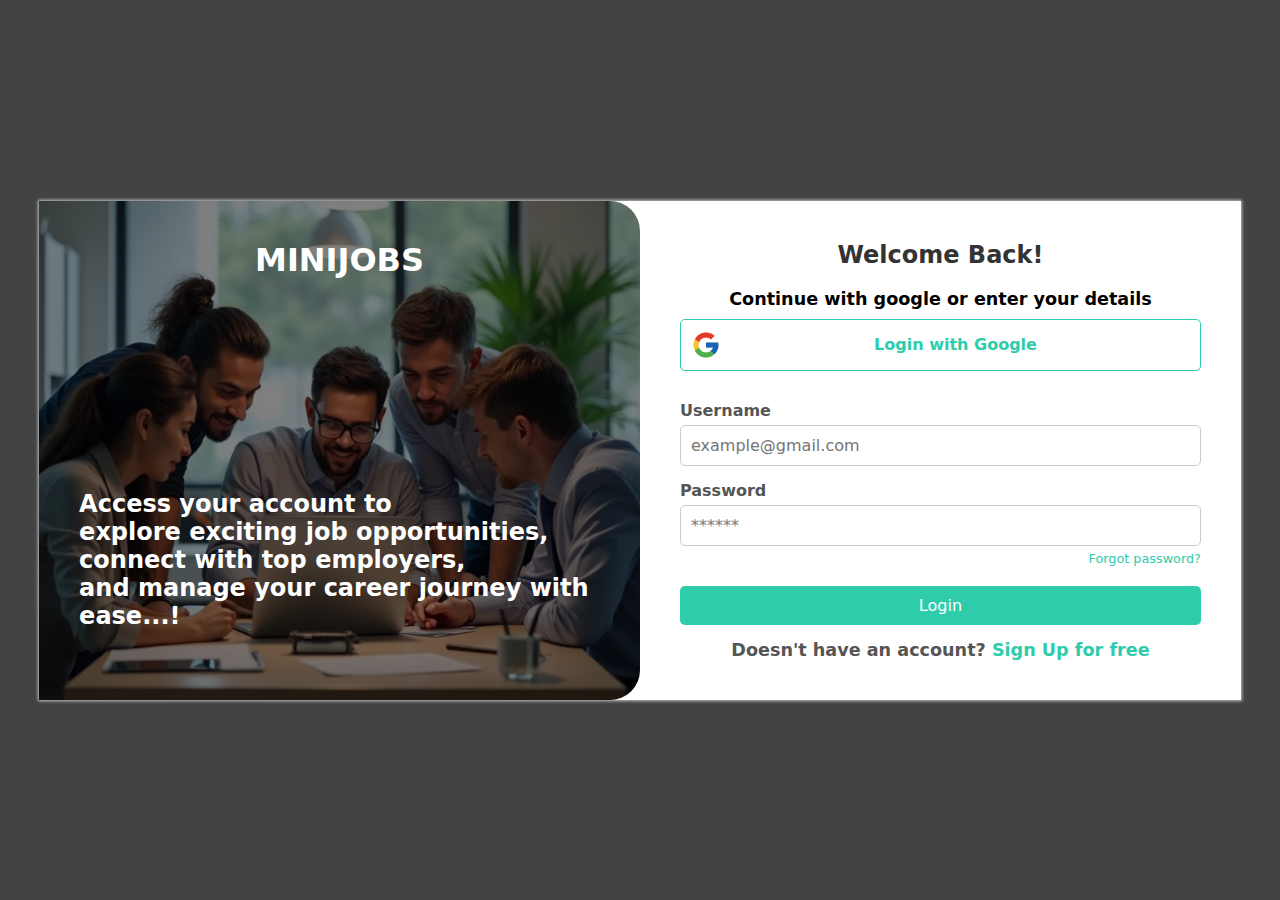
<file: index.html>
<!DOCTYPE html>
<html lang="en">
<head>
  <meta charset="UTF-8">
  <meta name="viewport" content="width=device-width, initial-scale=1.0">
  <title>MINIJOBS | Login</title>
  <link rel="stylesheet" href="index.css">
</head>
<body>
  <div class="container">
    <div class="left-section login-img1">
      <h1><a href="home.php">MINIJOBS</a></h1>
      <p>
        Access your account to </BR> explore exciting job opportunities,<br> connect with top employers,<br> and manage your career journey with ease...!
      </p>
    
    </div>
    <div class="right-section">
      <h2>Welcome Back!</h2>
      <p>Continue with google or enter your details</p>
      <div class="google-btn">
        <img src="images/google.png" alt="">
        <button>Login with Google</button>
      </div>
      <form action="login_handler.php" method="POST">
        <div class="form-group">
          <label for="username">Username</label>
          <input type="email" id="username" name="username" placeholder="example@gmail.com" required>
        </div>
        <div class="form-group">
          <label for="password">Password</label>
          <input type="password" id="password" name="password" placeholder="******" required>
        </div>
        <a href="#">Forgot password?</a>
        <button class="btn" type="submit">Login</button>
      </form>
      <p class="signup-link">
        Doesn't have an account? <a href="signup.html">Sign Up for free</a>
      </p>
    </div>
  </div>
</body>
</html>
</file>
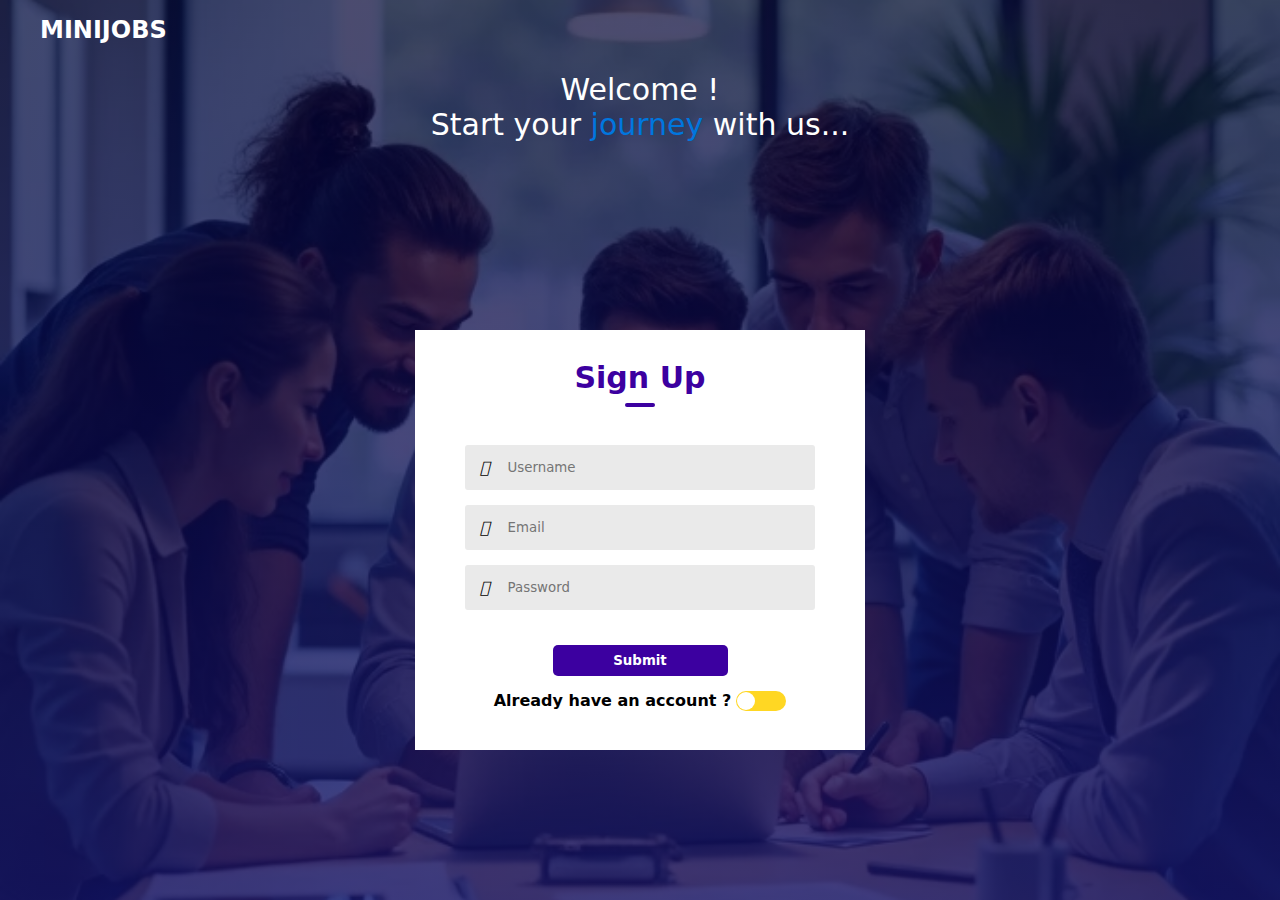
<file: a/index.html>
<!DOCTYPE html>
<html lang="en">
<head>
    <meta charset="UTF-8">
    <meta name="viewport" content="width=device-width, initial-scale=1.0">
    <title>MINIJOBS | Login or Registration</title>
    <link rel="stylesheet" href="styles.css">
    <link rel="stylesheet" href="https://cdnjs.cloudflare.com/ajax/libs/font-awesome/5.15.3/css/all.min.css">
</head>
<body>
    <div class="login-container">
        <h2 class="login-logo"><a href="#">MINIJOBS</a></h2>
        <div class="welcome">
          <center>
            <p>Welcome ! <br> Start your <span>journey</span> with us...</p>
          </center>  
        </div>
        
        <div class="login-form">
            <h2 id="title">Sign Up</h2>
            <form action="#">
                <div class="login-input-fields">
                    <div id="nameField" class="login-input-field">
                        <i class="fa-solid fa-user"></i>
                        <input type="text" placeholder="Username">
                    </div>
                    <div class="login-input-field">
                        <i class="fa-solid fa-envelope"></i>
                        <input type="email" placeholder="Email">
                    </div>
                    <div class="login-input-field">
                        <i class="fa-solid fa-lock"></i>
                        <input type="password" placeholder="Password">
                    </div>
                </div>
                <div class="login-submition">
                    <button type="submit">Submit</button>
                </div>
                <div class="login-toggle-container">
                    <div id="loginTxt" class="login-txt">
                        <h4>Already have an account ?</h4>
                    </div>
                    
                   <div id="toggle" class="login-toggle">
                    <i class="toggle-indicator"></i>
                   </div>
                </div>
                
            </form>
        </div>
    </div>
    <script src="script.js"></script>
</body>
</html>
</file>
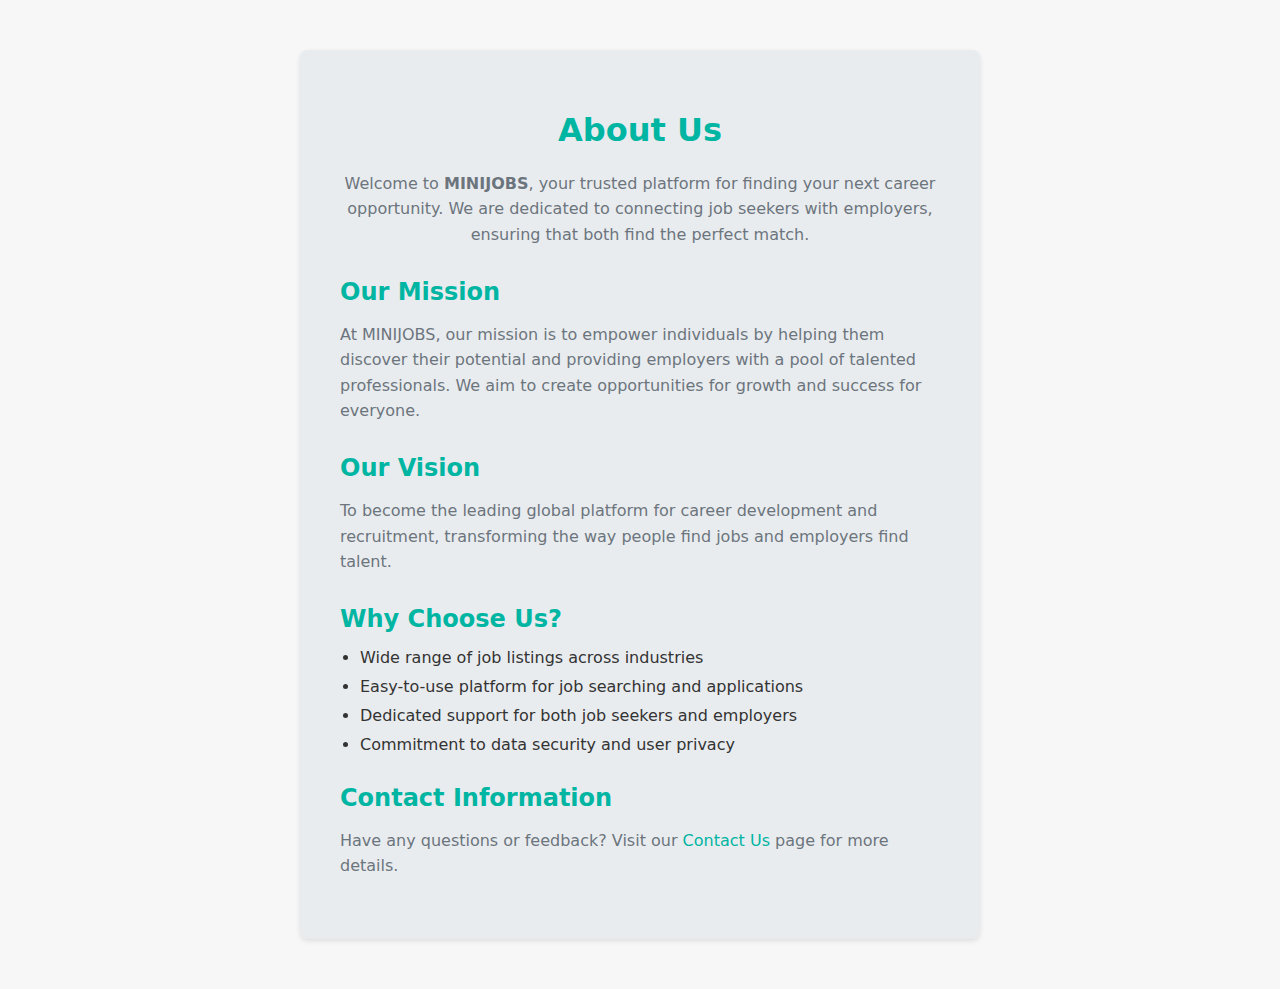
<file: aboutUs.html>
<!DOCTYPE html>
<html lang="en">
<head>
    <meta charset="UTF-8">
    <meta name="viewport" content="width=device-width, initial-scale=1.0">
    <title>MINIJOBS | About Us</title>
    <link rel="stylesheet" href="style-footer-links.css">
</head>
<body>
    <div class="aboutUs-container">
        <h1>About Us</h1>
        <p>
            Welcome to <strong>MINIJOBS</strong>, your trusted platform for finding your next career opportunity. 
            We are dedicated to connecting job seekers with employers, ensuring that both find the perfect match.
        </p>
        <section class="about-content">
            <h2>Our Mission</h2>
            <p>
                At MINIJOBS, our mission is to empower individuals by helping them discover their potential and 
                providing employers with a pool of talented professionals. We aim to create opportunities for growth 
                and success for everyone.
            </p>
        </section>
        <section class="about-content">
            <h2>Our Vision</h2>
            <p>
                To become the leading global platform for career development and recruitment, transforming the way 
                people find jobs and employers find talent.
            </p>
        </section>
        <section class="about-content">
            <h2>Why Choose Us?</h2>
            <ul>
                <li>Wide range of job listings across industries</li>
                <li>Easy-to-use platform for job searching and applications</li>
                <li>Dedicated support for both job seekers and employers</li>
                <li>Commitment to data security and user privacy</li>
            </ul>
        </section>
        <section class="about-content">
            <h2>Contact Information</h2>
            <p>Have any questions or feedback? Visit our <a href="contactUs.html">Contact Us</a> page for more details.</p>
        </section>
    </div>
</body>
</html>
</file>
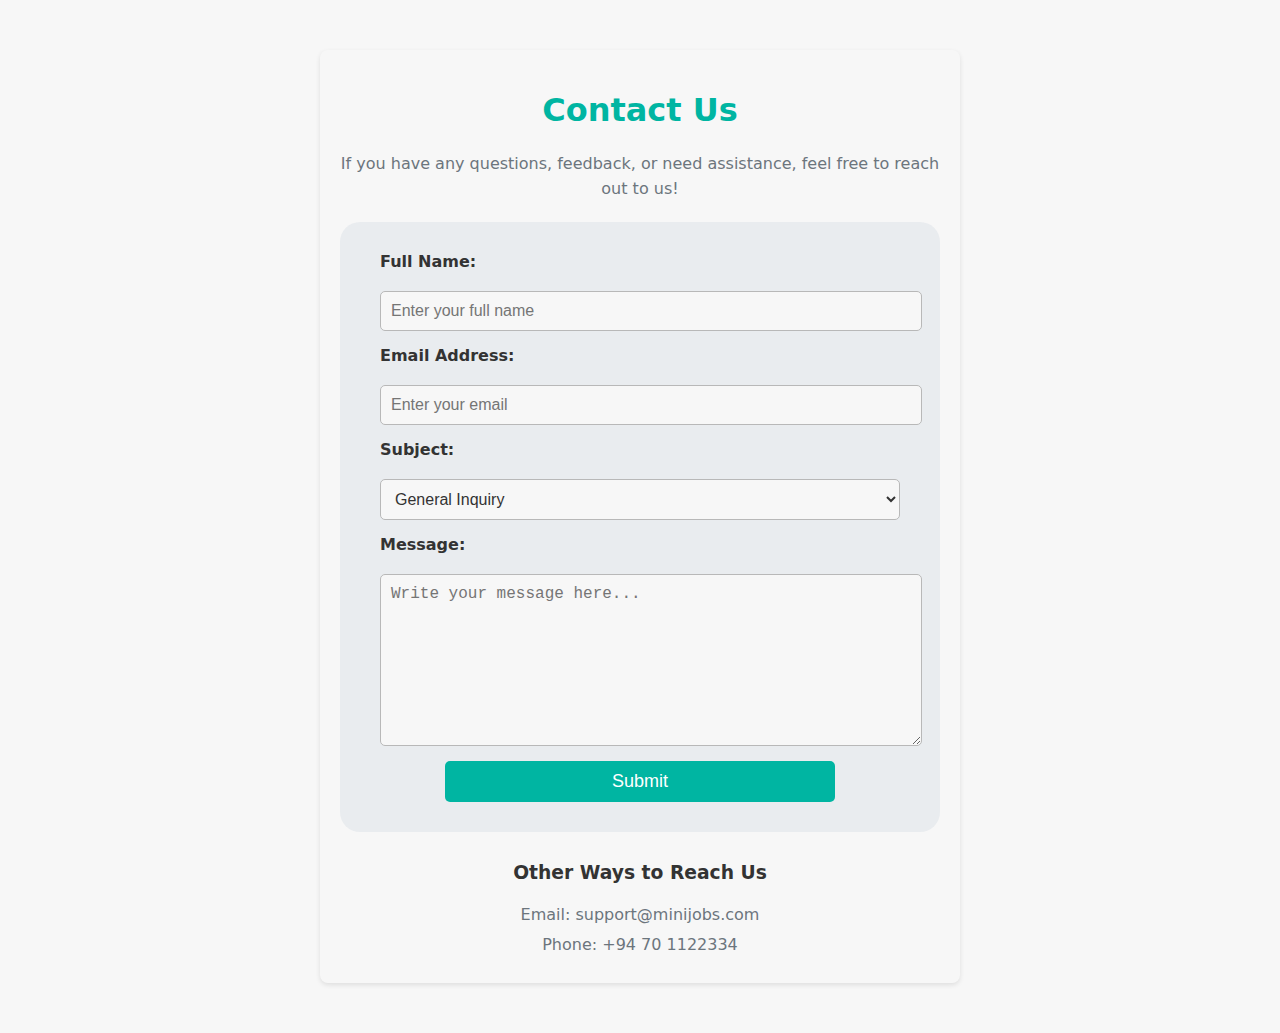
<file: contactUs.html>
<!DOCTYPE html>
<html lang="en">
<head>
    <meta charset="UTF-8">
    <meta name="viewport" content="width=device-width, initial-scale=1.0">
    <title>MINIJOBS | Contact Us</title>
    <link rel="stylesheet" href="style-footer-links.css">
</head>
<body>
    <div class="contactUs-container">
        <h1>Contact Us</h1>
        <p>If you have any questions, feedback, or need assistance, feel free to reach out to us!</p>
        <form action="contact_handler.php" method="POST">
            <label for="name">Full Name:</label>
            <input type="text" id="name" name="name" placeholder="Enter your full name" required>

            <label for="email">Email Address:</label>
            <input type="email" id="email" name="email" placeholder="Enter your email" required>

            <label for="subject">Subject:</label>
            <select id="subject" name="subject" required>
                <option value="general">General Inquiry</option>
                <option value="support">Support Request</option>
                <option value="feedback">Feedback</option>
                <option value="partnership">Partnership Opportunities</option>
            </select>

            <label for="message">Message:</label>
            <textarea id="message" name="message" placeholder="Write your message here..." required></textarea>

            <button type="submit">Submit</button>
        </form>
        <div class="contact-info">
            <h3>Other Ways to Reach Us</h3>
            <p>Email: support@minijobs.com</p>
            <p>Phone: +94 70 1122334</p>
            <!-- <p>Address: 123 Job Portal Ave, Tech City, 56789</p> -->
        </div>
    </div>
</body>
</html>
</file>
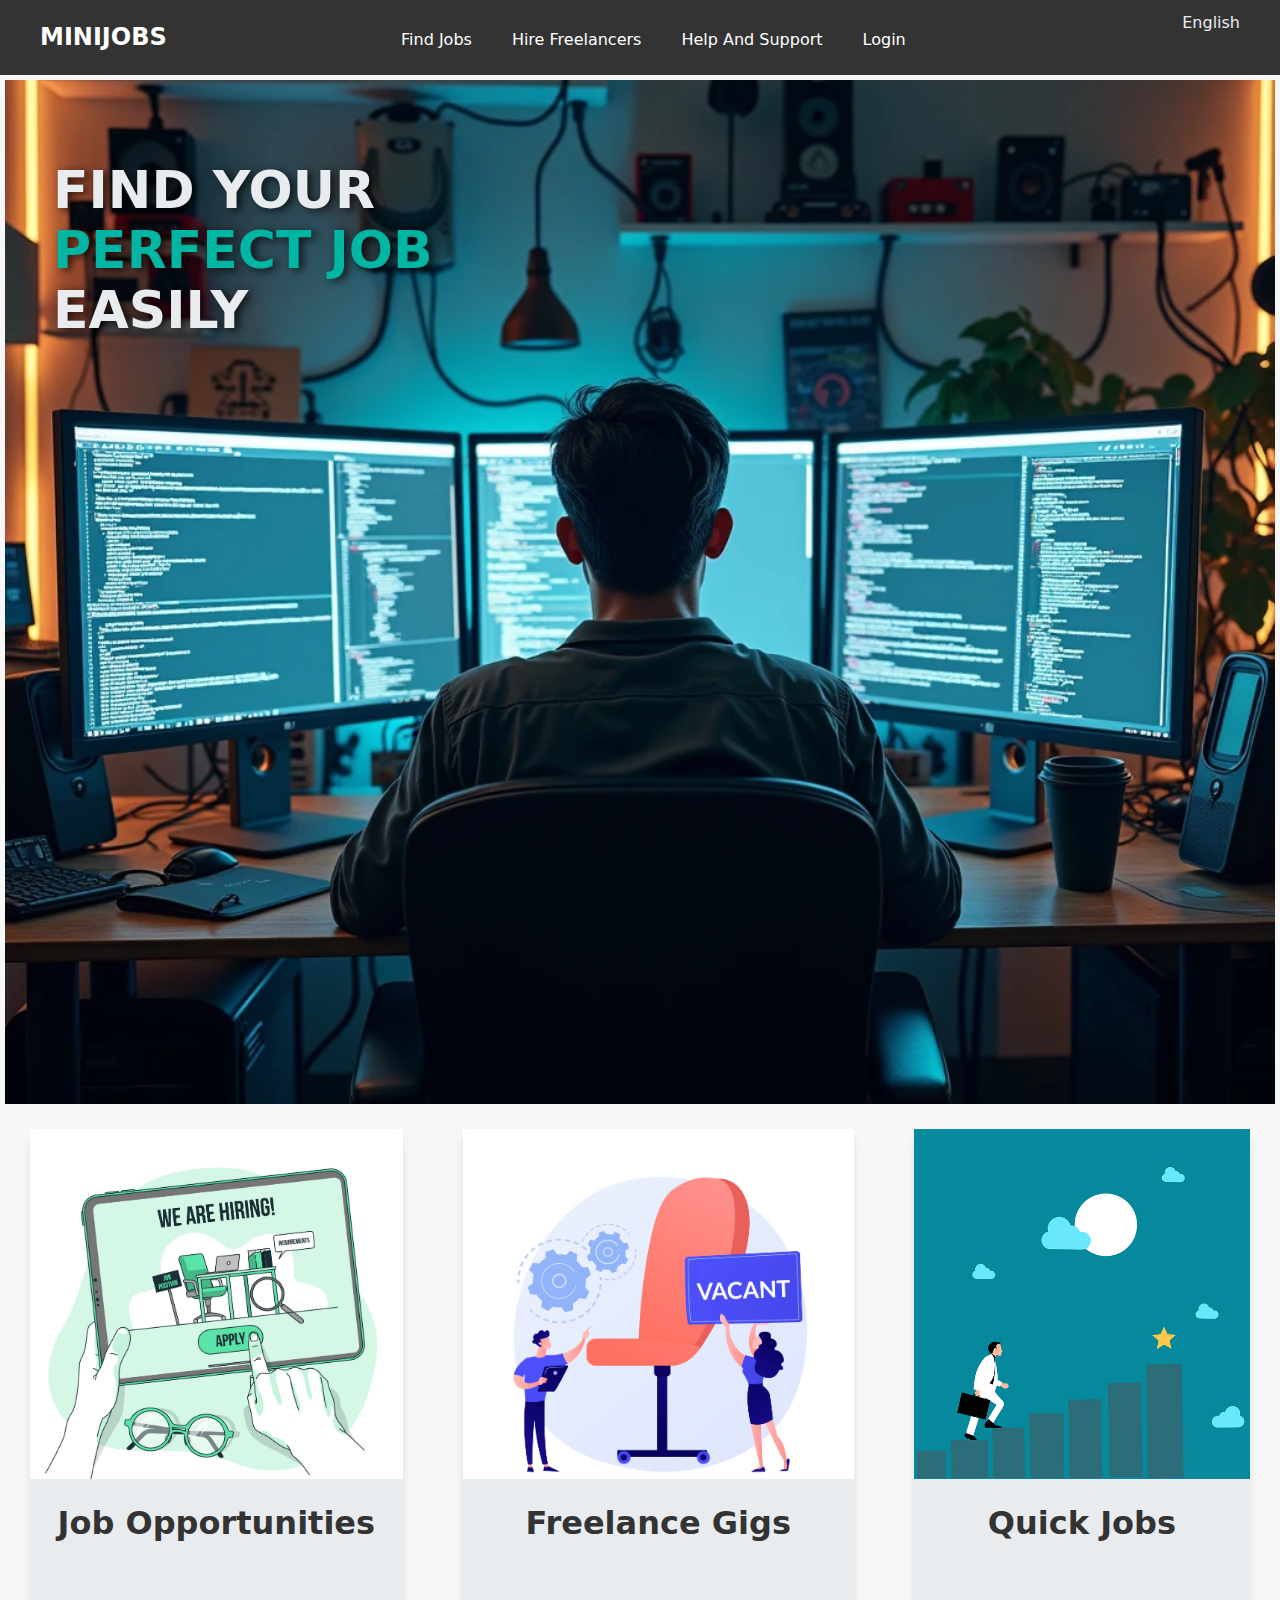
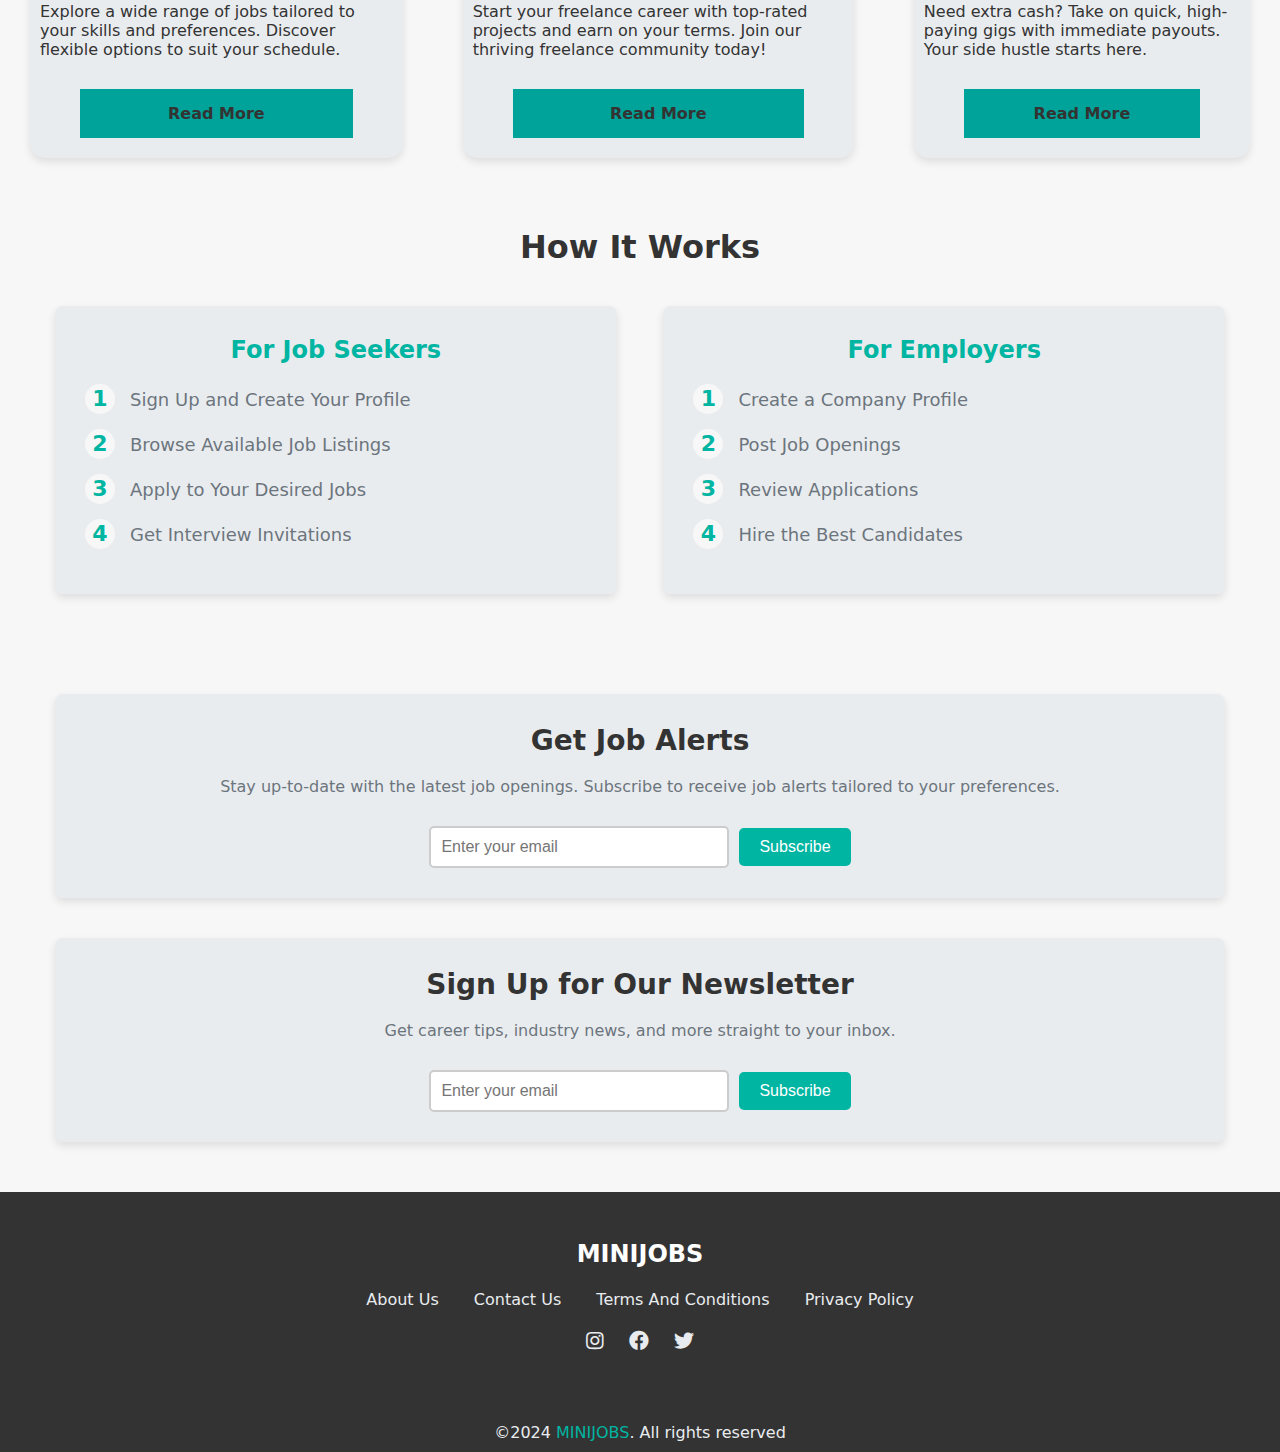
<file: home.html>
<!DOCTYPE html>
<html lang="en">
<head>
    <meta charset="UTF-8">
    <meta name="viewport" content="width=device-width, initial-scale=1.0">
    <title>MINIJOBS | Home</title>
    <link rel="stylesheet" href="styless.css">
    <!-- <link rel="stylesheet" href="home.css"> -->
    <link rel="stylesheet" href="https://cdnjs.cloudflare.com/ajax/libs/font-awesome/5.15.3/css/all.min.css">
</head>
<body>
    <!-- navbar -->
    <nav class="navbar">
        <h2 class="navbar-logo"><a href="#">MINIJOBS</a></h2>
        <div class="navbar-menu">
            <a href="findJobs.html">Find Jobs</a>
            <a href="jobposting.html">Hire Freelancers</a>
            <a href="help.html">Help And Support</a>
            <!-- <a href="#">Languages</a> -->
            <a href="index.html">Login</a>
        </div>
        <div class="lang-menu">
          <div class="selected-lang">
            English
          </div>
          <ul>
            <li><a class="uk">English</a></li>
            <li><a class="ind">Hindi</a></li>
            <li><a class="ge">Germen</a></li>
            <li><a class="fr">French</a></li>
          </ul>
        </div>
        <div class="menu-toggle" id="menu-toggle">
            <i class="fa fa-bars"></i>
        </div>
    </nav>
    <header> 
        <h1 class="header-title">
            FIND YOUR <br><span>PERFECT JOB</span><br>EASILY
        </h1>
    </header>
    <section class="card-container">
        <div class="card">
            <div class="card-image img1"></div>
            <h2>Job Opportunities</h2>
            <p>Explore a wide range of jobs tailored to your skills and preferences. Discover flexible options to suit your schedule.</p>
            <a href="#">Read More</a>
        </div>
        <div class="card">
            <div class="card-image img2"></div>
            <h2>Freelance Gigs</h2>
            <p>Start your freelance career with top-rated projects and earn on your terms. Join our thriving freelance community today!</p>
            <a href="#">Read More</a>
        </div>
        <div class="card">
            <div class="card-image img3"></div>
            <h2>Quick Jobs</h2>
            <p>Need extra cash? Take on quick, high-paying gigs with immediate payouts. Your side hustle starts here.</p>
            <a href="#">Read More</a>
        </div>
    </section>
    <section class="how-it-works">
        <div class="container">
          <h2>How It Works</h2>
          
          <div class="steps">
            <!-- Job Seekers Section -->
            <div class="step">
              <h3>For Job Seekers</h3>
              <ol>
                <li>
                  <span class="step-number">1</span>
                  <p>Sign Up and Create Your Profile</p>
                </li>
                <li>
                  <span class="step-number">2</span>
                  <p>Browse Available Job Listings</p>
                </li>
                <li>
                  <span class="step-number">3</span>
                  <p>Apply to Your Desired Jobs</p>
                </li>
                <li>
                  <span class="step-number">4</span>
                  <p>Get Interview Invitations</p>
                </li>
              </ol>
            </div>
      
            <!-- Employers Section -->
            <div class="step">
              <h3>For Employers</h3>
              <ol>
                <li>
                  <span class="step-number">1</span>
                  <p>Create a Company Profile</p>
                </li>
                <li>
                  <span class="step-number">2</span>
                  <p>Post Job Openings</p>
                </li>
                <li>
                  <span class="step-number">3</span>
                  <p>Review Applications</p>
                </li>
                <li>
                  <span class="step-number">4</span>
                  <p>Hire the Best Candidates</p>
                </li>
              </ol>
            </div>
          </div>
        </div>
      </section>
      
    <section class="alerts-newsletter">
        <div class="container">
          <!-- Job Alerts Section -->
          <div class="job-alerts">
            <h2>Get Job Alerts</h2>
            <p>Stay up-to-date with the latest job openings. Subscribe to receive job alerts tailored to your preferences.</p>
            <form class="job-alerts-form" action="newsletter_handler.php" method="POST">
              <input type="hidden" name="type" value="job_alerts">
              <input type="email" name="email" placeholder="Enter your email" required>
              <button type="submit">Subscribe</button>
            </form>
          </div>
      
          <!-- Newsletter Section -->
          <div class="newsletter">
            <h2>Sign Up for Our Newsletter</h2>
            <p>Get career tips, industry news, and more straight to your inbox.</p>
            <form class="newsletter-form" action="newsletter_handler.php" method="POST">
              <input type="hidden" name="type" value="newsletter">
              <input type="email" name="email" placeholder="Enter your email" required>
              <button type="submit">Subscribe</button>
            </form>
          </div>
        </div>
      </section>
      
    <footer class="footer">
        <h2 class="navbar-logo"><a href="#">MINIJOBS</a></h2>
        <div class="footer-items">
            <a href="aboutUs.html" target="_blank">About Us</a>
            <a href="contactUs.html" target="_blank">Contact Us</a>
            <a href="termsAndConditions.html" target="_blank">Terms And Conditions</a>
            <a href="privacyPolicy.html" target="_blank">Privacy Policy</a>
        </div>
        <div class="footer-icons">
            <a href="#"><i class="fab fa-instagram"></i></a>
            <a href="#"><i class="fab fa-facebook"></i></a>
            <a href="#"><i class="fab fa-twitter"></i></a>
        </div>
    </footer>
    <div class="bottom-bar">
        <p>&copy;2024 <span>MINIJOBS</span>. All rights reserved</p>
    </div>
    <script src="script.js"></script>
</body>
</html>
</file>
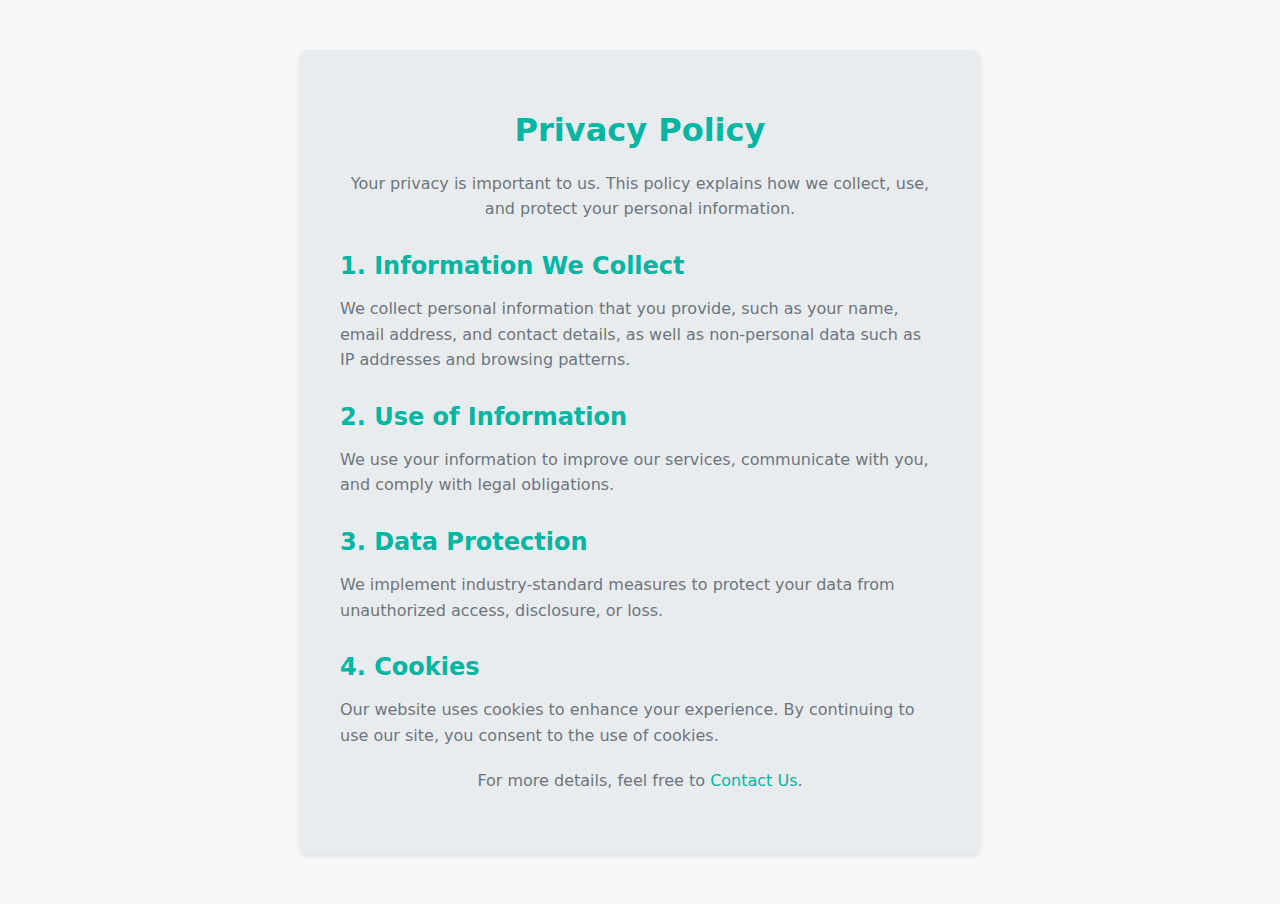
<file: privacyPolicy.html>
<!DOCTYPE html>
<html lang="en">
<head>
    <meta charset="UTF-8">
    <meta name="viewport" content="width=device-width, initial-scale=1.0">
    <title>MINIJOBS | Privacy Policy</title>
    <link rel="stylesheet" href="style-footer-links.css">
</head>
<body>
    <div class="privacyPolicy-container">
        <h1>Privacy Policy</h1>
        <p>
            Your privacy is important to us. This policy explains how we collect, use, and protect your personal information.
        </p>
        <section class="privacy-content">
            <h2>1. Information We Collect</h2>
            <p>
                We collect personal information that you provide, such as your name, email address, and contact details, as well as non-personal data such as IP addresses and browsing patterns.
            </p>
        </section>
        <section class="privacy-content">
            <h2>2. Use of Information</h2>
            <p>
                We use your information to improve our services, communicate with you, and comply with legal obligations.
            </p>
        </section>
        <section class="privacy-content">
            <h2>3. Data Protection</h2>
            <p>
                We implement industry-standard measures to protect your data from unauthorized access, disclosure, or loss.
            </p>
        </section>
        <section class="privacy-content">
            <h2>4. Cookies</h2>
            <p>
                Our website uses cookies to enhance your experience. By continuing to use our site, you consent to the use of cookies.
            </p>
        </section>
        <p>For more details, feel free to <a href="contactUs.html">Contact Us</a>.</p>
    </div>
</body>
</html>
</file>
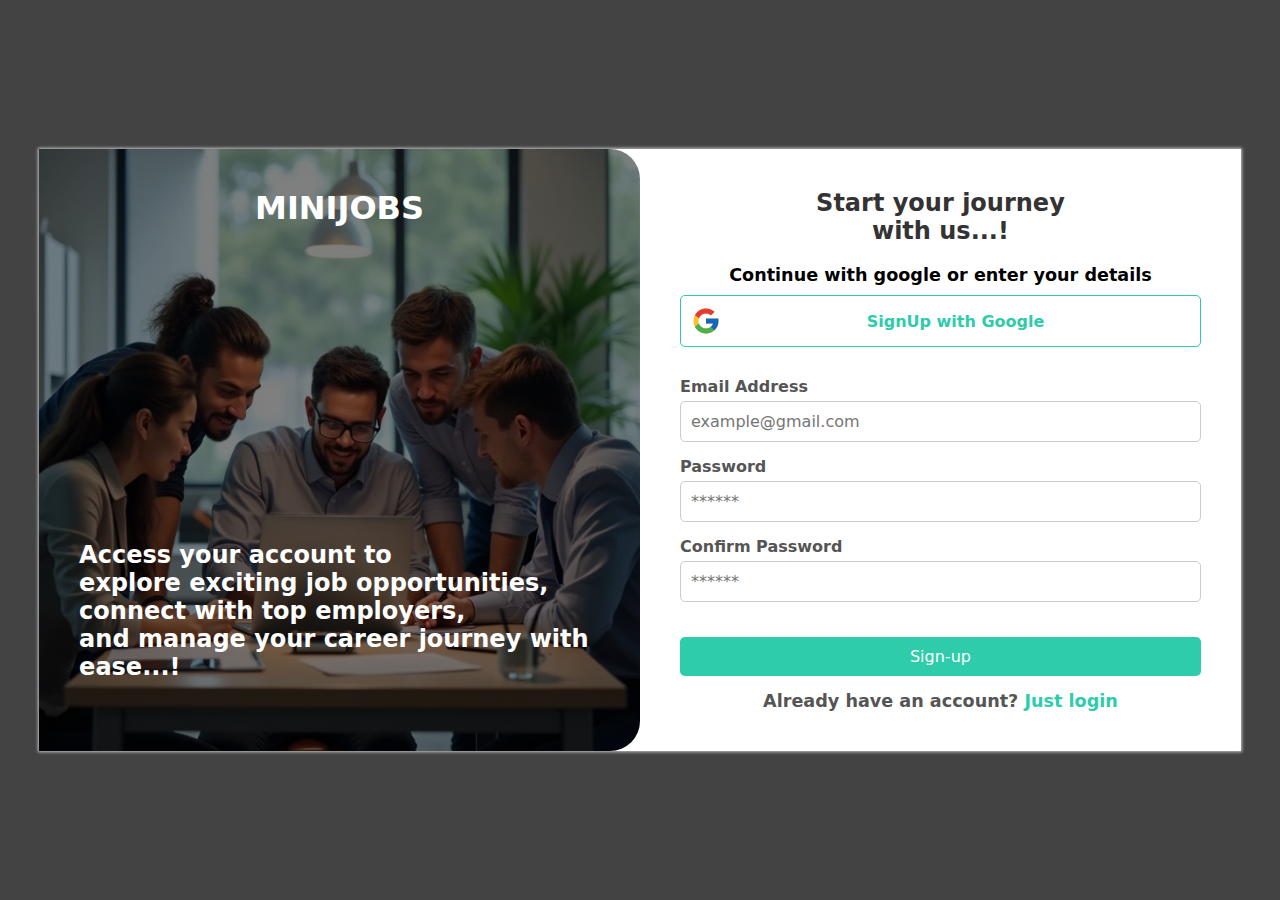
<file: signup.html>
<!DOCTYPE html>
<html lang="en">
<head>
  <meta charset="UTF-8">
  <meta name="viewport" content="width=device-width, initial-scale=1.0">
  <title>MINIJOBS | SignUp</title>
  <link rel="stylesheet" href="index.css">
</head>
<body>
  <div class="container">
    <div class="left-section login-img1">
      <h1><a href="home.php">MINIJOBS</a></h1>
      <p>
        Access your account to </BR> explore exciting job opportunities,<br> connect with top employers,<br> and manage your career journey with ease...!
      </p>
      <!-- <div class="login-img"></div> -->
    
    </div>
    <div class="right-section">
      <h2>Start your journey <br>with us...!</h2>
      <p>Continue with google or enter your details</p>
      <div class="google-btn">
        <img src="images/google.png" alt="">
        <button>SignUp with Google</button>
      </div>
      
      <form action="signup_handler.php" method="POST">
        <div class="form-group">
          <label for="email">Email Address</label>
          <input type="email" name="email" id="email" placeholder="example@gmail.com" required>
        </div>
        <div class="form-group">
          <label for="password">Password</label>
          <input type="password" name="password" id="password" placeholder="******" required>
        </div>
        <div class="form-group">
          <label for="confirm_password">Confirm Password</label>
          <input type="password" id="confirm_password" name="confirm_password" placeholder="******" required>
        </div>
        <button class="btn" type="submit">Sign-up</button>
      </form>
      <p class="signup-link">
        Already have an account? <a href="index.html">Just login</a>
      </p>
    </div>
  </div>
</body>
</html>
</file>
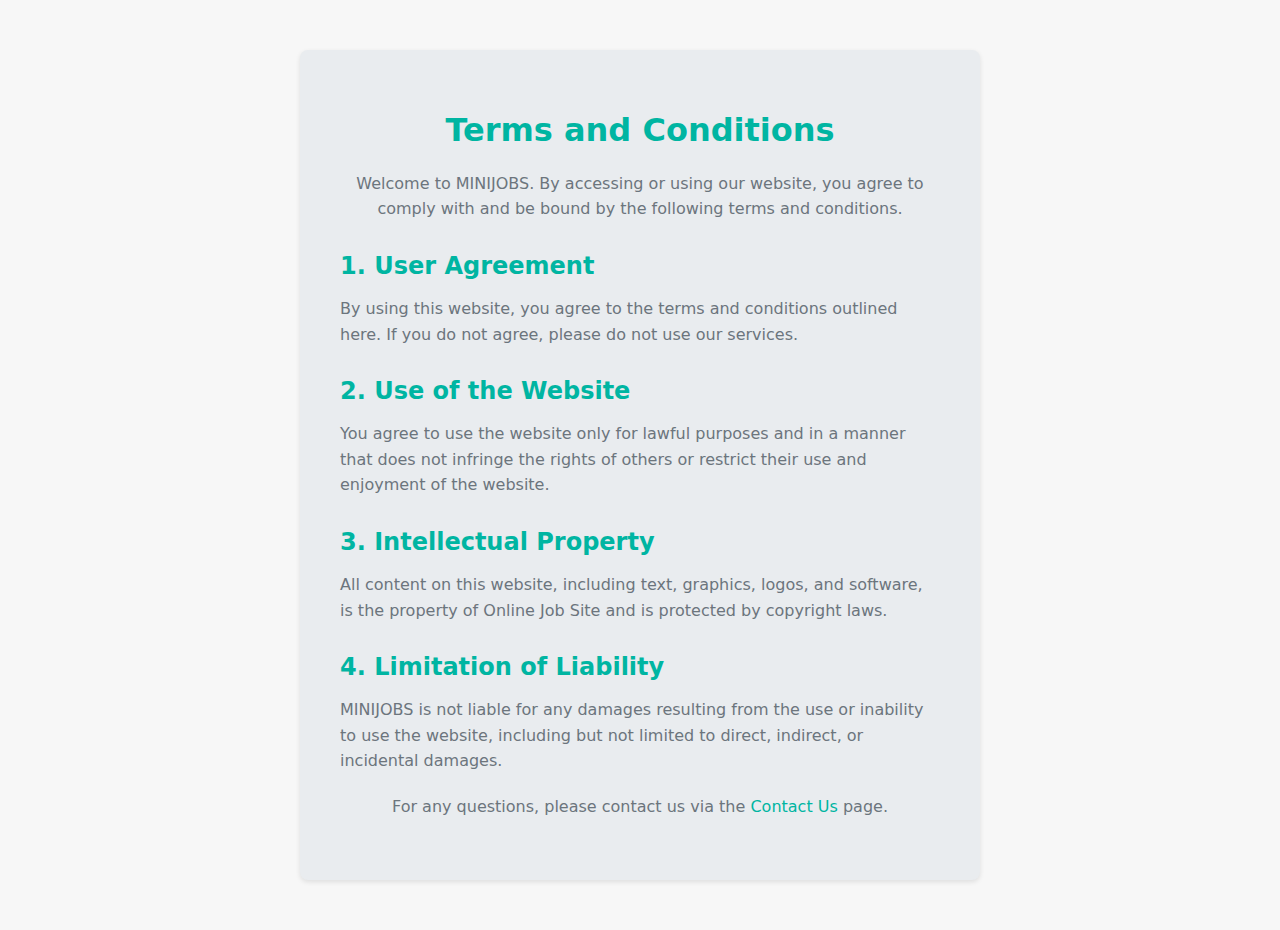
<file: termsAndConditions.html>
<!DOCTYPE html>
<html lang="en">
<head>
    <meta charset="UTF-8">
    <meta name="viewport" content="width=device-width, initial-scale=1.0">
    <title>MINIJOBS | Terms And Conditions</title>
    <link rel="stylesheet" href="style-footer-links.css">
</head>
<body>
    <div class="termsandconditions-container">
        <h1>Terms and Conditions</h1>
        <p>
            Welcome to MINIJOBS. By accessing or using our website, you agree to comply with and be bound by the following terms and conditions.
        </p>
        <section class="terms-content">
            <h2>1. User Agreement</h2>
            <p>
                By using this website, you agree to the terms and conditions outlined here. If you do not agree, please do not use our services.
            </p>
        </section>
        <section class="terms-content">
            <h2>2. Use of the Website</h2>
            <p>
                You agree to use the website only for lawful purposes and in a manner that does not infringe the rights of others or restrict their use and enjoyment of the website.
            </p>
        </section>
        <section class="terms-content">
            <h2>3. Intellectual Property</h2>
            <p>
                All content on this website, including text, graphics, logos, and software, is the property of Online Job Site and is protected by copyright laws.
            </p>
        </section>
        <section class="terms-content">
            <h2>4. Limitation of Liability</h2>
            <p>
                MINIJOBS is not liable for any damages resulting from the use or inability to use the website, including but not limited to direct, indirect, or incidental damages.
            </p>
        </section>
        <p>For any questions, please contact us via the <a href="contactUs.html">Contact Us</a> page.</p>
    </div>
</body>
</html>
</file>
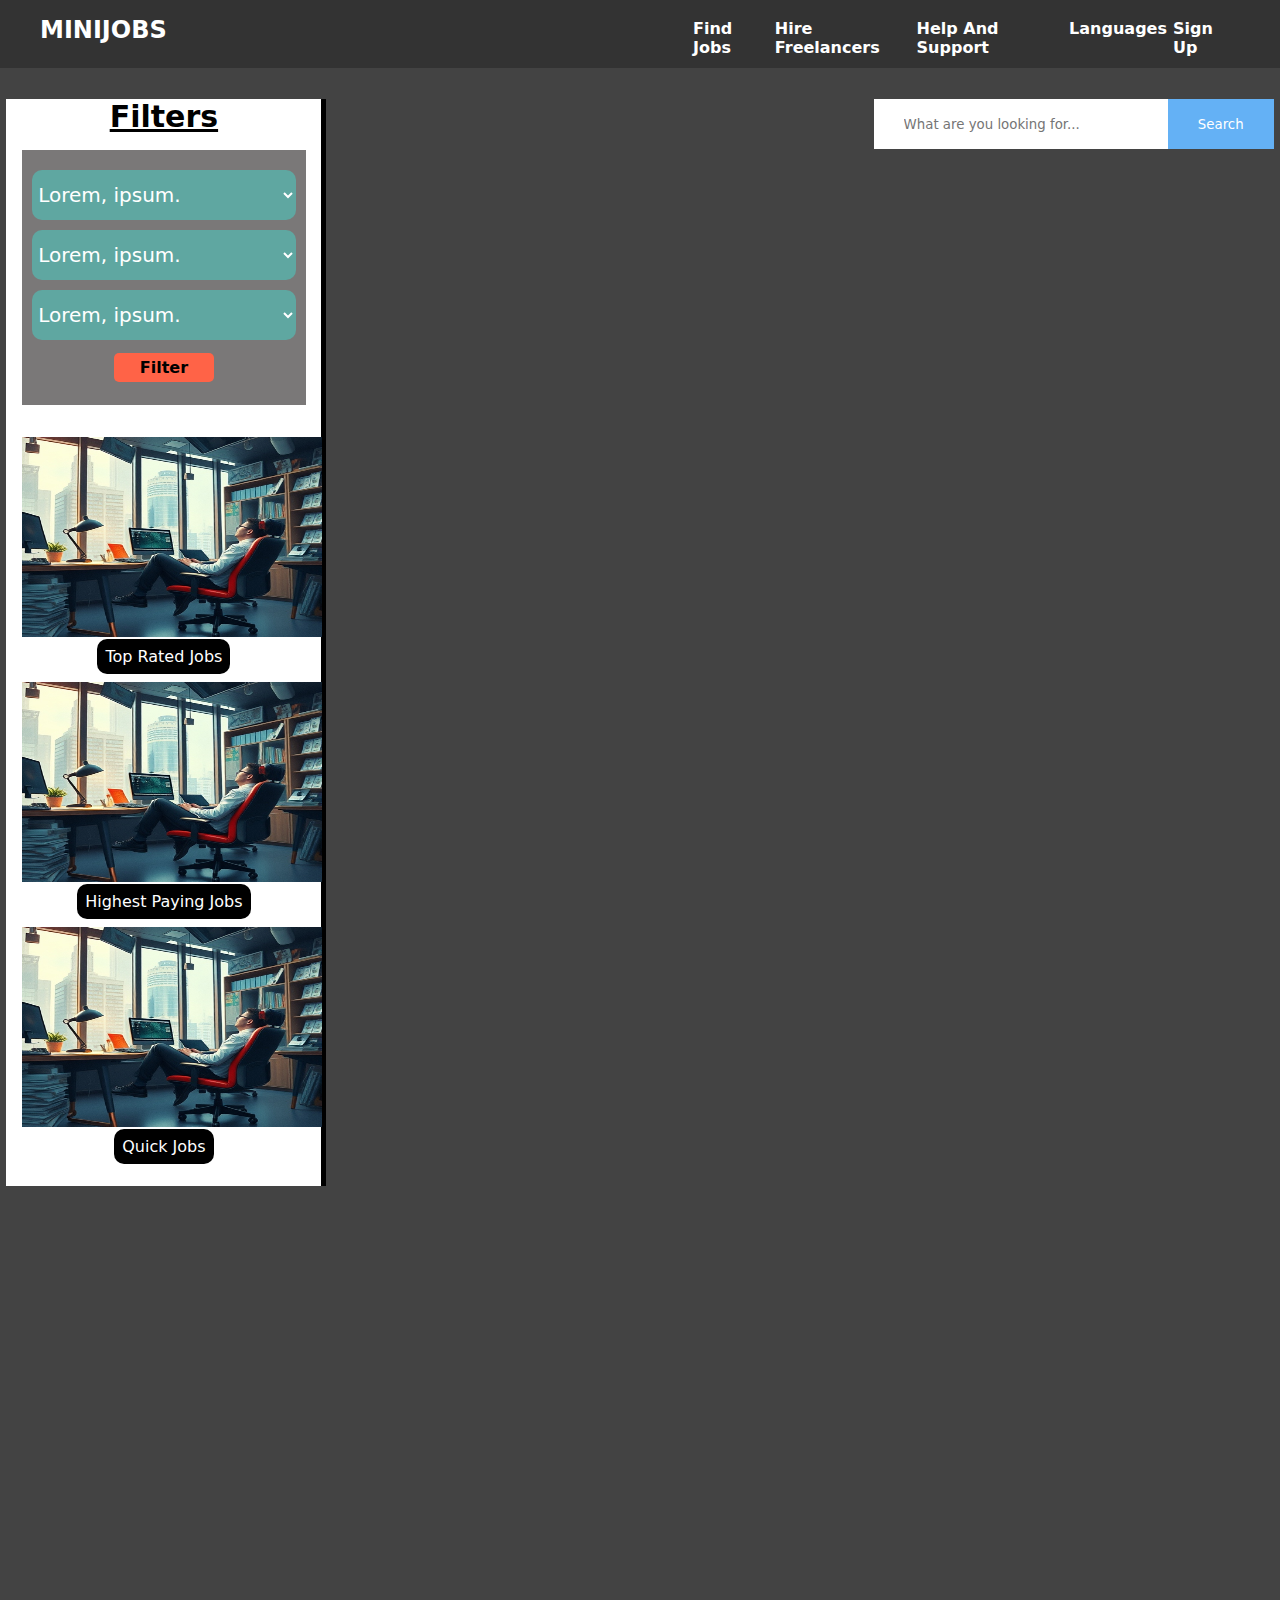
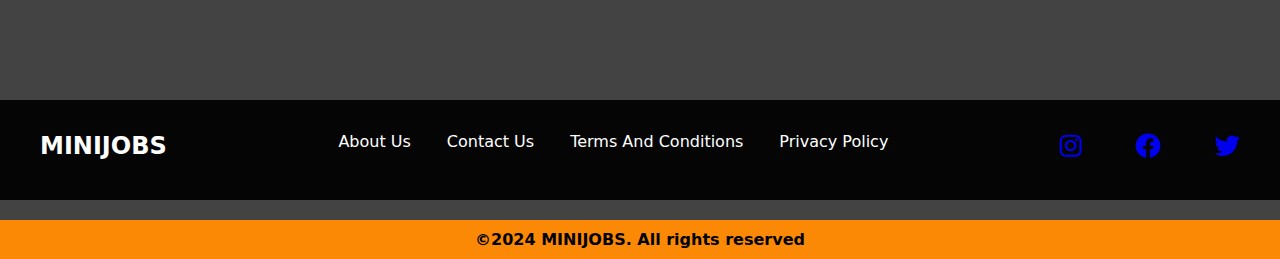
<file: a/findJobs.html>
<!DOCTYPE html>
<html lang="en">
<head>
    <meta charset="UTF-8">
    <meta name="viewport" content="width=device-width, initial-scale=1.0">
    <title>MINIJOBS | Home</title>
    <link rel="stylesheet" href="styles.css">
    <!-- fonts -->
    <link rel="preconnect" href="https://fonts.googleapis.com">
    <link rel="preconnect" href="https://fonts.gstatic.com" crossorigin>
    <link href="https://fonts.googleapis.com/css2?family=Noto+Serif:wdth,wght@62.5..100,100&display=swap" rel="stylesheet">
    <!-- icons -->
     <link rel="stylesheet" href="https://cdnjs.cloudflare.com/ajax/libs/font-awesome/5.15.3/css/all.min.css">
</head>
<body style="background-color:#050505c0;">
    <!-- navbar -->
     <nav class="navbar" style="background-color: #333;">
        <h2 class="navbar-logo"><a href="home.html">MINIJOBS</a></h2>
        <div class="navbar-menu">
            <a href="findJobs.html">Find Jobs</a>
            <a href="#">Hire Freelancers</a>
            <a href="#">Help And Support</a>
            <a href="#">Languages</a>
            <a href="index.html">Sign Up</a>
        </div>
        <div class="menu-toggle">
            <span class="bar"></span>
            <span class="bar"></span>
            <span class="bar"></span>
        </div>
     </nav>
     <div class="search-box">
        <form action="#">
            <input type="text" placeholder="What are you looking for...">
            <button type="submit">Search</button>
        </form>
     </div>
     <section style="flex-grow: 1;">
        <div class="filter">
            <h2>Filters</h2>
            <div class="filter-box">
                <div class="filter-box-types">
                    <select name="jobs" id="jobs">
                        <option value="1">Lorem, ipsum.</option>
                        <option value="2">Lorem, ipsum.</option>
                        <option value="3">Lorem, ipsum.</option>
                    </select>
                </div>
                <div class="filter-box-types">
                    <select name="jobs" id="jobs">
                        <option value="1">Lorem, ipsum.</option>
                        <option value="2">Lorem, ipsum.</option>
                        <option value="3">Lorem, ipsum.</option>
                    </select>
                </div>
                <div class="filter-box-types">
                    <select name="jobs" id="jobs">
                        <option value="1">Lorem, ipsum.</option>
                        <option value="2">Lorem, ipsum.</option>
                        <option value="3">Lorem, ipsum.</option>
                    </select>
                </div>
                <center>
                    <button type="submit">Filter</button>
                </center>  
            </div>
            <div class="job-variations">
                <img src="images/filter-img1.jpg" alt="filter img 1">
                <center><a href="#">Top Rated Jobs</a></center>
                
            </div>
            <div class="job-variations">
                <img src="images/filter-img1.jpg" alt="filter img 1">
                <center><a href="#">Highest Paying Jobs</a></center>
            </div>
            <div class="job-variations">
                <img src="images/filter-img1.jpg" alt="filter img 1">
                <center><a href="#">Quick Jobs</a></center>
            </div>
         </div>
     </section>
     
     
 <footer class="footer" style="position: absolute; bottom: -100%;">
            <h2 class="navbar-logo"><a href="#">MINIJOBS</a></h2>
            <div class="footer-items">
                <a href="#">About Us</a>
                <a href="#">Contact Us</a>
                <a href="#">Terms And Conditions</a>
                <a href="#">Privacy Policy</a>
            </div>
            <div class="footer-icons">
                <a href="#"><i class="fab fa-instagram"></i></a>
                <a href="#"><i class="fab fa-facebook"></i></a>
                <a href="#"><i class="fab fa-twitter"></i></a>
            </div>
    </footer>
     <div class="bottom-bar" style="position: absolute; bottom: -106.5%;">
        <p>&copy;2024 <span>MINIJOBS</span>. All rights reserved</p>
     </div>
     
     <script src="script.js"></script>
</body>
</html>
</file>
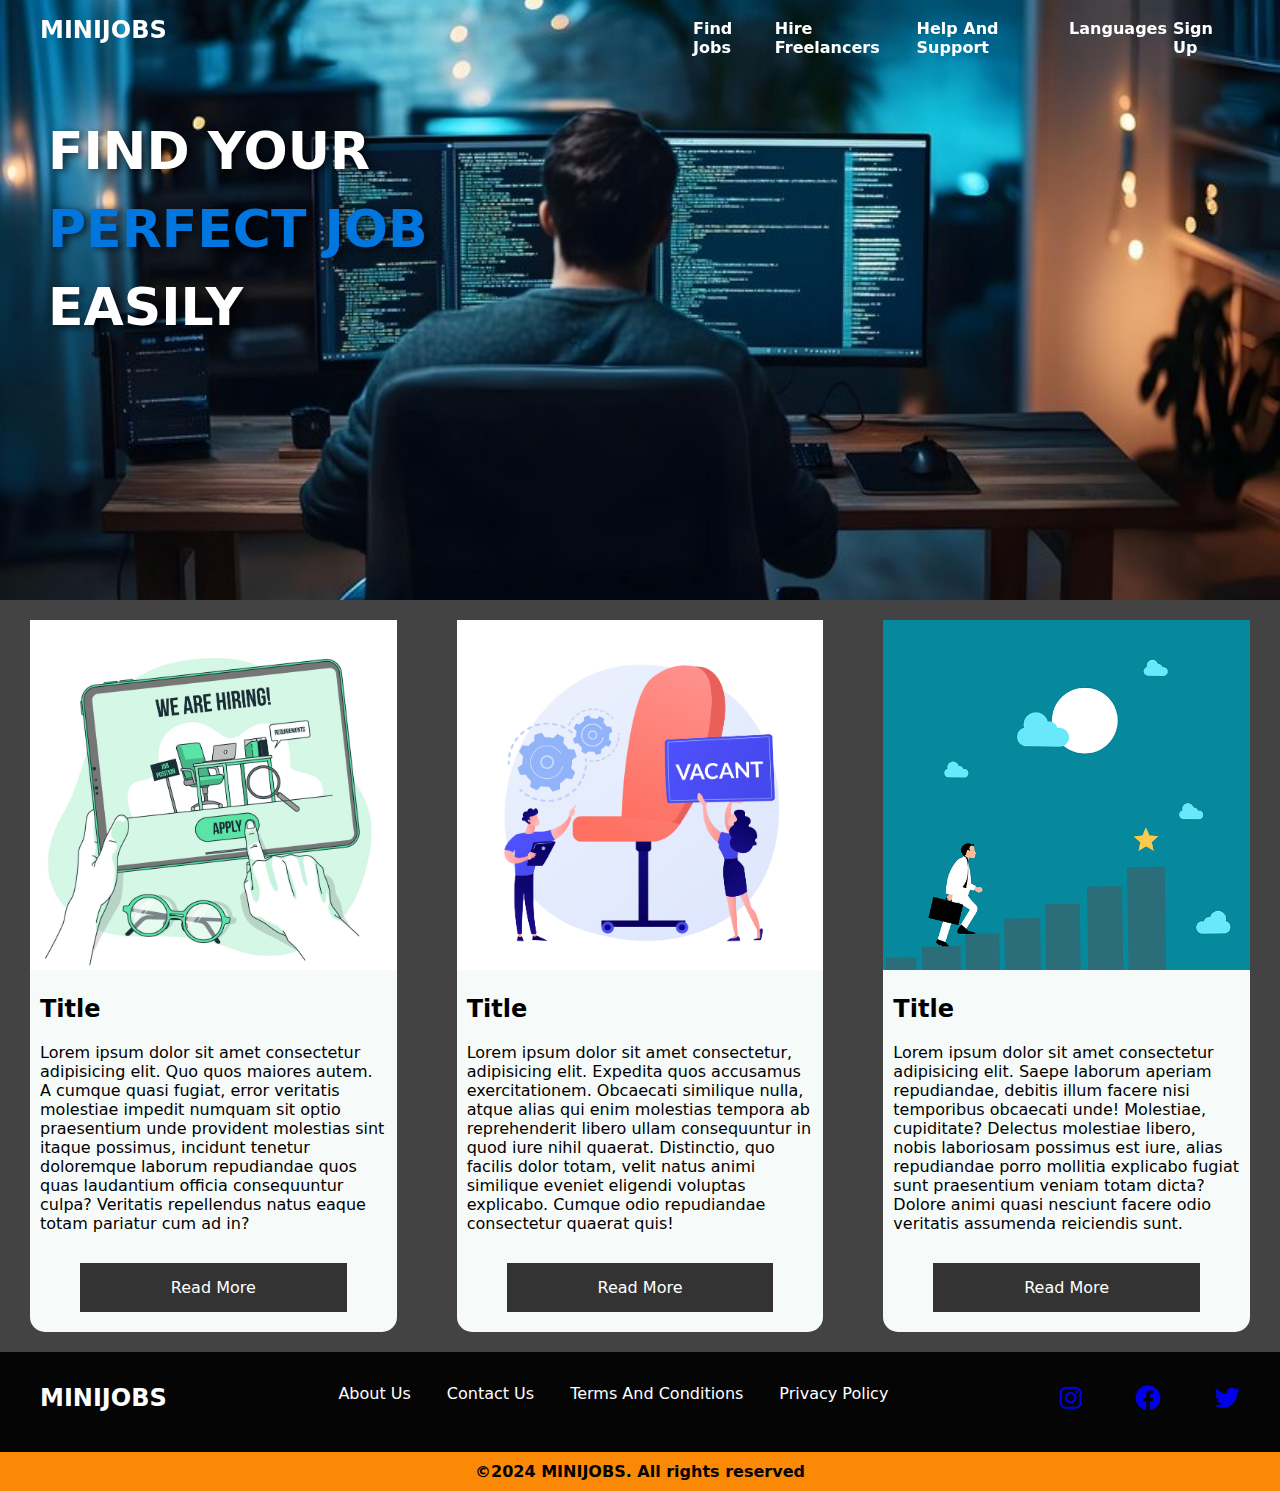
<file: a/home.html>
<!DOCTYPE html>
<html lang="en">
<head>
    <meta charset="UTF-8">
    <meta name="viewport" content="width=device-width, initial-scale=1.0">
    <title>MINIJOBS | Home</title>
    <link rel="stylesheet" href="styles.css">
    <!-- fonts -->
    <link rel="preconnect" href="https://fonts.googleapis.com">
    <link rel="preconnect" href="https://fonts.gstatic.com" crossorigin>
    <link href="https://fonts.googleapis.com/css2?family=Noto+Serif:wdth,wght@62.5..100,100&display=swap" rel="stylesheet">
    <!-- icons -->
     <link rel="stylesheet" href="https://cdnjs.cloudflare.com/ajax/libs/font-awesome/5.15.3/css/all.min.css">
</head>
<body>
    <!-- navbar -->
     <nav class="navbar">
        <h2 class="navbar-logo"><a href="#">MINIJOBS</a></h2>
        <div class="navbar-menu">
            <a href="findJobs.html">Find Jobs</a>
            <a href="#">Hire Freelancers</a>
            <a href="#">Help And Support</a>
            <a href="#">Languages</a>
            <a href="index.html">Sign Up</a>
        </div>
        <div class="menu-toggle">
            <span class="bar"></span>
            <span class="bar"></span>
            <span class="bar"></span>
        </div>
     </nav>
     <header>
        <h1 class="header-title">
            FIND YOUR <br><span>PERFECT JOB</span><br>EASILY
        </h1>
     </header>
     <section class="card-container">
        <div class="card">
            <div class="card-image img1"></div>
            <h2>Title</h2>
            <p>Lorem ipsum dolor sit amet consectetur adipisicing elit. Quo quos maiores autem. A cumque quasi fugiat, error veritatis molestiae impedit numquam sit optio praesentium unde provident molestias sint itaque possimus, incidunt tenetur doloremque laborum repudiandae quos quas laudantium officia consequuntur culpa? Veritatis repellendus natus eaque totam pariatur cum ad in?</p>
            <a href="#">Read More</a>
        </div>
        <div class="card">
            <div class="card-image img2"></div>
            <h2>Title</h2>
            <p>Lorem ipsum dolor sit amet consectetur, adipisicing elit. Expedita quos accusamus exercitationem. Obcaecati similique nulla, atque alias qui enim molestias tempora ab reprehenderit libero ullam consequuntur in quod iure nihil quaerat. Distinctio, quo facilis dolor totam, velit natus animi similique eveniet eligendi voluptas explicabo. Cumque odio repudiandae consectetur quaerat quis!</p>
            <a href="#">Read More</a>
        </div>
        <div class="card">
            <div class="card-image img3"></div>
            <h2>Title</h2>
            <p>Lorem ipsum dolor sit amet consectetur adipisicing elit. Saepe laborum aperiam repudiandae, debitis illum facere nisi temporibus obcaecati unde! Molestiae, cupiditate? Delectus molestiae libero, nobis laboriosam possimus est iure, alias repudiandae porro mollitia explicabo fugiat sunt praesentium veniam totam dicta? Dolore animi quasi nesciunt facere odio veritatis assumenda reiciendis sunt.</p>
            <a href="#">Read More</a>
        </div>
     </section>
     <footer class="footer">
        <h2 class="navbar-logo"><a href="#">MINIJOBS</a></h2>
        <div class="footer-items">
            <a href="#">About Us</a>
            <a href="#">Contact Us</a>
            <a href="#">Terms And Conditions</a>
            <a href="#">Privacy Policy</a>
        </div>
        <div class="footer-icons">
            <a href="#"><i class="fab fa-instagram"></i></a>
            <a href="#"><i class="fab fa-facebook"></i></a>
            <a href="#"><i class="fab fa-twitter"></i></a>
        </div>
     </footer>
     <div class="bottom-bar">
        <p>&copy;2024 <span>MINIJOBS</span>. All rights reserved</p>
     </div>
     <script src="script.js"></script>
</body>
</html>
</file>
<file: index.css>
* {
    margin: 0;
    padding: 0;
    box-sizing: border-box;
    font-family: system-ui, -apple-system, BlinkMacSystemFont, 'Segoe UI', Roboto, Oxygen, Ubuntu, Cantarell, 'Open Sans', 'Helvetica Neue', sans-serif;
  }

  body {
    display: flex;
    align-items: center;
    justify-content: center;
    height: 100vh;
    background-color: #050505c0;
  }

  .container {
    display: flex;
    flex-direction: row;
    margin: 10px;
    /* width: 100%; */
    height: auto;
    background-color: white;
    overflow: hidden;
    border: 0;
    box-shadow: 0 0 3px 0.8px rgba(255, 255, 255, 0.685);
  }

  .left-section {
    flex: 1;
    border-top-right-radius: 30px;
    border-bottom-right-radius: 30px;
    background-color: #2eccaa;
    padding: 40px;
    color:white;
    display: flex;
    flex-direction: column;
    justify-content: space-between;
    text-align: center;
  }

  .left-section h1 a{
    font-size: 2rem;
    margin-bottom: 20px;
    text-decoration: none;
    color: white ;
  }

  .left-section p {
    font-size: 1.5rem;
    font-weight: 700;
    margin-bottom: 30px;
    text-align: left;
  }

  
  .login-img1 {
  background: linear-gradient(rgba(0, 0, 0, 0.5), rgba(0, 0, 0, 0.5)),url('images/login-image.png');
  background-size: cover;
  background-position: center;
  }


  .right-section {
    flex: 1;
    padding: 40px;
    display: flex;
    flex-direction: column;
    justify-content: center;
    align-items: center;
    
  }

  .right-section h2 {
    text-align: center;
    font-size: 1.5rem;
    margin-bottom: 20px;
    color: #333;
  }
  .right-section p{
      font-size: 1.1em;
      font-weight: 600;
  }
  .right-section form{
      width: 100%;
  }
  .form-group {
    width: 100%;
    margin-bottom: 15px;
  }

  .form-group label {
    display: block;
    margin-bottom: 5px;
    font-size: 1rem;
    color: #555;
    font-weight: 700;
  }

  .form-group input {
    width: 100%;
    padding: 10px;
    font-size: 1rem;
    border: 1px solid #ccc;
    border-radius: 5px;
    outline: 0;
  }

  form a {
    display: block;
    margin-top:-10px;
    font-size: 0.8rem;
    color: #2eccaa;
    text-decoration: none;
    text-align: right;
  }

  .form-group a:hover {
    text-decoration: underline;
  }
  .google-btn{
    display: flex;
    width: 100%;
    padding: 10px;
    background-color: transparent;
    margin-bottom:30px;
    border: 1px solid #2eccaa;
    border-radius: 5px;
    margin-top: 10px;
  }
  .google-btn button{
    background-color: transparent;
    border: 0;
    outline: 0;
    font-weight: 600;
    text-align: center;
    color: #2eccaa;
    font-size: 1rem;
    width: 90%;
    cursor: pointer;
  }
  .google-btn img{
    margin-right: 10px;
  }
  .google-btn:hover{
      background-color: #f1f1ec;
  }

  .btn {
    width: 100%;
    padding: 10px;
    background-color: #2eccaa;
    color: white;
    font-weight: 500;
    border: none;
    border-radius: 5px;
    font-size: 1rem;
    cursor: pointer;
    margin-top: 20px;
  }

  .btn:hover {
    background-color: #27ae92;
  }

  .signup-link {
    margin-top: 15px;
    font-size: 0.9rem;
    font-weight: 600;
    color: #555;
  }

  .signup-link a {
    color: #2eccaa;
    text-decoration: none;
  }

  .signup-link a:hover {
    text-decoration: underline;
  }

  @media (max-width: 768px) {
    .container {
      flex-direction: column;
      width: 100%;
      height: auto;
    }
  
    .left-section {
      border-top-right-radius: 0;
      border-bottom-right-radius: 0;
      padding: 15px; 
      text-align: center; 
      height: auto; 
    }
  
    .right-section {
      padding: 5px; 
    }
    .right-section h2{
      font-size: 1.2rem;
      margin-bottom: 5px;
    }
    .right-section p{
      font-size: 1rem;
    }
    .left-section h1 {
      font-size: 1.5rem; 
    }
  
    .left-section p {
      font-size: 1rem;
    }
  }
</file>
<file: a/styles.css>
:root{
    --primaryColor:#0076de;
    --whiteColor:#fff;
    --blackColor:#333;
    --greyColor:#f6fbfa;
    --labelColor:#64b1f5;
    --yellowColor:#ffd723;
}
*{
    margin: 0;
    padding: 0;
    box-sizing: border-box;
    outline: none;
    font-family: system-ui, -apple-system, BlinkMacSystemFont, 'Segoe UI', Roboto, Oxygen, Ubuntu, Cantarell, 'Open Sans', 'Helvetica Neue', sans-serif;
}
body{
    width: 100%;
    height: 100%;
}
h1{
    line-height: 1.5;
}

.navbar{
    width: 100%;
    height: 68px;
    display: flex;
    justify-content: space-between;
    position: fixed;
    top: 0;
    left: 0;
    padding: 1rem 2.5rem;
    z-index: 10;
    color: var(--whiteColor);
    background: transparent;
}
.navbar-logo > a{
    letter-spacing: 2.5;
    text-decoration: none;
    color: var(--whiteColor);
}
.navbar-menu{
    width: 550px;
    display: flex;
    justify-content: space-between;
}
.navbar-menu > a{
    text-decoration: none;
    font-weight: 600;
    color: var(--whiteColor);
    padding: 3px;
}
.navbar-menu > a:hover{
    border: 1px solid rgb(4, 223, 175);
    border-radius: 5px;
    transform: scale(1.05);
    transition: all 0.4s ease;
}
.menu-toggle{
    display: none;
}
.menu-toggle .bar{
    width: 15px;
    height: 2px;
    margin: 3px auto;
    transition: all 0.3 ease-in-out;
    background-color: var(--whiteColor);
    cursor: pointer;
}
.sticky{
    background-color:var(--blackColor);
}
header{
    width: 100%;
    height: 600px;
    background-image: url("images/header-image.jpg");
    background-position: center;
    background-repeat: no-repeat;
    background-size: cover;
    position: relative;
}
.header-title{
    position: absolute;
    top: 7rem;
    left: 3rem;
    letter-spacing: 3;
    font-weight: bolder;
    font-size: 52px;
    color: var(--whiteColor);
    text-shadow: 4px 2px 8px rgba(0, 0, 0, 0.712);
}
.header-title > span{
    color: var(--primaryColor);
}
.card-container{
    display: flex;
    justify-content: center;
    background-color: #050505c0;
}
.card{
    background: var(--greyColor);
    width: 400px;
    min-height: 600px;
    margin: 20px 30px;
    border: none;
    border-radius: 15px;
}
.card-image{
    background-color: #64b1f5;
    height: 350px;
    margin-bottom: 15px;
    background-size: cover;
}
.img1{
    background-image: url('/images/card-img1.jpg');
}
.img2{
    background-image: url('/images/card-img2.jpg');
}
.img3{
    background-image: url('/images/card-img3.png');
}
.card > h2{
    padding: 10px;
}
.card > p{
    text-align: left;
    padding: 10px;
}
.card > a{
    background-color: var(--blackColor);
    color: var(--whiteColor);
    padding: 15px 20px;
    display: block;
    text-align: center;
    margin: 20px 50px;
    text-decoration: none;
}
.card:hover{
    background-color: rgb(31, 30, 30);
    color: var(--whiteColor);
    transform: scale(1.05);
    transition: all 0.5s ease;
    cursor: pointer;
}
.footer{
    background-color: #050505;
    display: flex;
    justify-content: space-between;
    height: 100px;
    width: 100%;
    /* top: 0; */
    left: 0;
    padding: 2rem 2.5rem;
    flex-shrink: 0;
    
}
.footer-items{
    width: 550px;
    display: flex;
    justify-content: space-between;
}
.footer-items > a{
    color: var(--whiteColor);
    text-decoration: none;
}
.footer-icons{
    font-size: 25px;
    width: 180px;
    display: flex;
    justify-content: space-between;
}
.bottom-bar{
    background-color: #fc8906;
    padding: 10px;
    text-align: center;
    font-weight: 600;
    width: 100%;
}
.bottom-bar > span{
    letter-spacing: 2.5;
}


/* login */
.login-container{
    width: 100%;
    height: 100vh;
    background-image:linear-gradient(rgba(0,0,50,0.7),rgba(19, 19, 104, 0.8)),url('images/login-img.png');
    background-position: center;
    background-size: cover;
    background-repeat: no-repeat;
}
.welcome{
    position: absolute;
    left: 50%;
    transform: translateX(-50%);
    top: 8%;
    color: var(--whiteColor);
    font-size: 30px;
}
.welcome p span{
    color: var(--primaryColor);
}
.login-form{
    width: 90%;
    height: 420px;
    max-width: 450px;
    position: absolute;
    top: 60%;
    left: 50%;
    transform: translate(-50%,-50%);
    background: var(--whiteColor);
    padding: 30px 50px;
    text-align: center;
}
.login-form > h2{
    font-size: 30px;
    margin-bottom: 50px;
    color: #3c00a0;
    position: relative;
}
.login-form > h2::after{
    content: '';
    width: 30px;
    height: 4px;
    border-radius: 3px;
    background: #3c00a0;
    position: absolute;
    bottom: -12px;
    left: 50%;
    transform: translateX(-50%);
}
.login-input-field{
    background: #eaeaea;
    margin: 15px 0;
    border-radius: 3px;
    display: flex;
    align-items: center;
    max-height: 65px;
    transition: max-height 0.2s;
    overflow: hidden;
}
.login-input-field > input{
    background: transparent;
    outline: 0;
    border: 0;
    padding: 15px 18px;
}
.login-input-field > i{
    margin-left: 15px;
}

.login-submition > button{
    width: 50%;
    margin-top: 20px;
    padding: 8px 10px;
    color: var(--whiteColor);
    font-weight: bold;
    outline: 0;
    border: 0;
    border-radius: 5px;
    background: #3c00a0;
    cursor: pointer;
}
.login-toggle-container{
    display: flex;
    justify-content: center;
    /* align-items: baseline; */
}
.login-txt{
    margin-top: 15px;
    margin-right: 5px;
}
.login-toggle{
    position: relative;
    margin-top: 5px;
    margin-top: 15px;
    width:50px;
    height: 20px;
    border-radius: 20px;
    background: var(--yellowColor);
    cursor: pointer;
}
.login-toggle.active .toggle-indicator{
    left:30px;
}
.toggle-indicator{
    position: absolute;
    top: 0;
    left: 0;
    width: 20px;
    height: 20px;
    border-radius: 50%;
    background: var(--whiteColor);
    transform: scale(0.9);
    
}
.login-logo > a{
    position: absolute;
    letter-spacing: 2.5;
    text-decoration: none;
    color: var(--whiteColor);
    margin-top: 1rem;
    margin-left: 2.5rem;
    /* margin: 2rem 2.5rem; */
}
/* find jobs */
.search-box{
    position: absolute;
    top: 11%;
    right: 0.5%;
}
.search-box > form{
    background: var(--whiteColor);
    width: 400px;
    height: 50px;
    display: flex;
}
.search-box >form>input{
    flex: 1;
    border: 0;
    outline: 0;
    padding: 10px 30px;
}
.search-box >form>button{
    background:var(--labelColor);
    padding: 10px 30px;
    border: 0;
    outline: 0;
    color: var(--whiteColor);
    letter-spacing: 1;
    cursor: pointer;
}

.filter{
    /* display: flex; */
    position:absolute;
    top: 11%;
    left: 0.5%;
    width: 25%;
    height: auto;
    padding-bottom: 30px;
    border-right:5px solid black;
    box-sizing: border-box;
    background: var(--whiteColor);
}
.filter > h2{
    text-align: center;
    text-decoration: underline;
    font-size: 30px;
}
.filter-box{
    /* width: 220px; */
    margin: 5%;
    /* margin-left: 15%; */
    padding: 10px;
    border: 0;
    background-color:rgb(122, 120, 120);
}
.filter-box-types > select{
    margin-top:10px;
    width: 100%;
    height: 50px;
    background-color:rgb(95, 167, 161);
    color: var(--whiteColor);
    font-size: 20px;
    padding: 2px;
    border: 0;
    border-radius: 10px;
}
.filter-box-types > select >option{
    background-color:var(--blackColor);
}
.filter-box button{
    margin: 5%;
    width: 100px;
    border: 0;
    background: tomato;
    padding: 5px;
    border-radius: 5px;
    font-size: 16px;
    font-weight: 700;
    cursor: pointer;
}
.job-variations > img{
    width: 300px;
    height: 200px;
    margin: 5%;
    margin-bottom: 2%;
}
.job-variations a{
    color: var(--whiteColor);
    text-decoration: none;
    border: 0;
    padding:8px;
    background: black;
    border-radius: 10px;
    cursor: pointer;
}

/* responsive */
@media (max-width: 768px) {
    .navbar-menu {
        display: none; /* Hide menu on smaller screens */
    }

    .menu-toggle {
        display: block; /* Show toggle for a mobile-friendly navbar */
    }

    .filter {
        position: relative;
        width: 100%; /* Full width on mobile */
        border-right: none;
    }

    .search-box {
        position: relative;
        width: 100%;
    }

    .footer {
        flex-direction: column; /* Stack items on mobile */
        align-items: center;
    }

    .footer-items, .footer-icons {
        justify-content: center;
        width: 100%;
    }
}
/* ------------------------------------------------------------------------------------------- */
</file>
<file: style-footer-links.css>
:root {
    --primary-teal: #00B5A2;
    --muted-teal: #00A39A;
    --dark-grey: #333333;
    --neutral-light-grey: #E9ECEF;
    --accent-grey: #B8B8B8;
    --text-grey: #6C757D;
    --light-grey: #F7F7F7;
}

body {
    font-family: system-ui, -apple-system, BlinkMacSystemFont, 'Segoe UI', Roboto, Oxygen, Ubuntu, Cantarell, 'Open Sans', 'Helvetica Neue', sans-serif;
    margin: 0;
    padding: 0;
    background-color: var(--light-grey);
    color: var(--dark-grey);
    box-sizing: border-box;
}

.contactUs-container {
    max-width: 600px;
    margin: 50px auto;
    
    padding: 20px;
    box-shadow: 0 2px 5px rgba(0, 0, 0, 0.1);
    border-radius: 8px;
}

h1 {
    text-align: center;
    color: var(--primary-teal);
}

p {
    text-align: center;
    margin-bottom: 20px;
    color: var(--text-grey);
}

form {
    background: var(--neutral-light-grey);
    display: flex;
    flex-direction: column;
    gap: 15px;
    padding: 30px 40px;
    box-sizing: border-box;
    /* border: 1px solid var(--accent-grey); */
    border-radius: 20px;
}

label {
    font-weight: bold;
    color: var(--dark-grey);
}

input, textarea, select {
    width: 100%;
    padding: 10px;
    margin-top: 5px;
    border: 1px solid var(--accent-grey);
    border-radius: 5px;
    font-size: 16px;
    background-color: var(--light-grey);
    color: var(--dark-grey);
    outline: 0;
}

textarea {
    resize: vertical;
    height: 150px;
}

button {
    width: 75%;
    background-color: var(--primary-teal);
    color: white;
    padding: 10px;
    border: none;
    border-radius: 5px;
    font-size: 18px;
    cursor: pointer;
    margin: auto;
}

button:hover {
    background-color: var(--muted-teal);
}

.contact-info {
    text-align: center;
    margin-top: 30px;
}

.contact-info p {
    margin: 5px 0;
    color: var(--text-grey);
}

.aboutUs-container {
    max-width: 600px;
    margin: 50px auto;
    background: var(--neutral-light-grey);
    padding: 40px;
    box-shadow: 0 2px 5px rgba(0, 0, 0, 0.1);
    border-radius: 8px;
}

.aboutUs-container h1, h2 {
    color: var(--primary-teal);
}

p {
    margin-bottom: 20px;
    color: var(--text-grey);
    line-height: 1.6;
}

ul {
    margin: 15px 0;
    padding-left: 20px;
}

ul li {
    margin-bottom: 10px;
    color: var(--dark-grey);
}

a {
    color: var(--primary-teal);
    text-decoration: none;
}

a:hover {
    text-decoration: underline;
}

.about-content {
    margin-top: 30px;
}
.about-content p{
    text-align: left;
}

.about-content h2 {
    margin-bottom: 10px;
}

.about-content ul {
    list-style-type: disc;
}

.termsandconditions-container {
    max-width: 600px;
    margin: 50px auto;
    background: var(--neutral-light-grey);
    padding: 40px;
    box-shadow: 0 2px 5px rgba(0, 0, 0, 0.1);
    border-radius: 8px;
}
.privacyPolicy-container {
    max-width: 600px;
    margin: 50px auto;
    background: var(--neutral-light-grey);
    padding: 40px;
    box-shadow: 0 2px 5px rgba(0, 0, 0, 0.1);
    border-radius: 8px;
}
.terms-content, .privacy-content {
    margin-top: 30px;
}
.terms-content p, .privacy-content p{
    text-align: left;
}
.terms-content h2, .privacy-content h2 {
    margin-bottom: 10px;
}
</file>
<file: styless.css>
:root {
    --primary-teal: #00B5A2;
    --muted-teal: #00A39A;
    --dark-grey: #333333;
    --neutral-light-grey: #E9ECEF;
    --accent-grey: #B8B8B8;
    --text-grey: #6C757D;
    --light-grey: #F7F7F7;
}


* {
    margin: 0;
    padding: 0;
    box-sizing: border-box;
}

body {
    font-family: system-ui, -apple-system, BlinkMacSystemFont, 'Segoe UI', Roboto, Oxygen, Ubuntu, Cantarell, 'Open Sans', 'Helvetica Neue', sans-serif;
    background-color: var(--light-grey);
    color: var(--dark-grey);
}

a {
    text-decoration: none;
    color: inherit;
}
header{
    margin: 5px;
    margin-top: 80px;
    width: auto;
    height: 1024px;
    background-image: url("images/slider-img4.png");
    background-position: center;
    background-repeat: no-repeat;
    background-size: cover;
    position: relative;
    object-fit: cover;
}
.header-title{
    position: absolute;
    top: 5rem;
    left: 3rem;
    letter-spacing: 3;
    font-weight: bolder;
    font-size: 52px;
    color: var(--neutral-light-grey);
    text-shadow: 4px 2px 8px rgba(0, 0, 0, 0.712);
}
.header-title > span{
    color: var(--primary-teal);
}


.card-container{
    width: 100%;
    display: flex;
    justify-content: center;
    background-color: var(--light-grey);
}
.card{
    background: var(--neutral-light-grey);
    min-width: 200px;
    min-height: 600px;
    margin: 20px 30px;
    border: none;
    border-radius: 15px;
    box-shadow: 0 4px 8px rgba(0, 0, 0, 0.1);
}
.card-image{
    background-color: #64b1f5;
    height: 350px;
    margin-bottom: 15px;
    background-size: cover;
}
.img1{
    background-image: url('images/card-img1.jpg');
}
.img2{
    background-image: url('images/card-img2.jpg');
}
.img3{
    background-image: url('images/card-img3.png');
}
.card > h2{
    padding: 10px;
    text-align: center;
}
.card > p{
    text-align: left;
    padding: 10px;
}
.card > a{
    background-color: var(--muted-teal);
    color: var(--whiteColor);
    padding: 15px 20px;
    display: block;
    text-align: center;
    font-weight: 600;
    margin: 20px 50px;
    text-decoration: none;
}
.card:hover{
    background-color: var(--dark-grey);
    color: var(--neutral-light-grey);
    transform: scale(1.05);
    transition: all 0.5s ease;
    cursor: pointer;
}
.card:hover h2{
    color: var(--neutral-light-grey);
}
.alerts-newsletter {
    background-color: var(--light-grey);
    padding: 50px 0;
    text-align: center;
  }
  
  .container {
    max-width: 1200px;
    margin: 0 auto;
    padding: 0 15px;
  }
  
  .alerts-newsletter  h2 {
    font-size: 28px;
    color: var(--dark-grey);
    margin-bottom: 20px;
  }
  
  .alerts-newsletter  p {
    font-size: 16px;
    color: var(--text-grey);
    margin-bottom: 30px;
  }
  
  
 .alerts-newsletter form {
    display: flex;
    justify-content: center;
    align-items: center;
    gap: 10px;
  }
  
  .alerts-newsletter form input[type="email"] {
    padding: 10px;
    font-size: 16px;
    border: 2px solid #ccc;
    border-radius: 5px;
    width: 300px;
    max-width: 100%;
    outline: 0;
  }
  
  .alerts-newsletter form button {
    padding: 10px 20px;
    font-size: 16px;
    background-color: var(--primary-teal);
    color: white;
    border: none;
    border-radius: 5px;
    cursor: pointer;
  }
  
  .alerts-newsletter form button:hover {
    background-color: var(--muted-teal);
  }
  
  
  .job-alerts {
    background-color: var(--neutral-light-grey);
    border-radius: 8px;
    padding: 30px;
    box-shadow: 0 4px 8px rgba(0, 0, 0, 0.1);
    margin-bottom: 40px;
  }
  
  
  .newsletter {
    background-color: var(--neutral-light-grey);
    border-radius: 8px;
    padding: 30px;
    box-shadow: 0 4px 8px rgba(0, 0, 0, 0.1);
  }


.how-it-works {
    background-color: var(--light-grey);
    padding: 50px 0;
    text-align: center;
  }
  
  .container {
    max-width: 1200px;
    margin: 0 auto;
    padding: 0 15px;
  }
  
  h2 {
    font-size: 32px;
    color:var(--dark-grey);
    margin-bottom: 40px;
  }
  
  
  .steps {
    display: flex;
    justify-content: space-between;
    gap: 40px;
    margin-top: 20px;
  }
  
  .step {
    background-color: var(--neutral-light-grey);
    border-radius: 8px;
    padding: 30px;
    box-shadow: 0 4px 8px rgba(0, 0, 0, 0.1);
    width: 48%;
  }
  
  h3 {
    font-size: 24px;
    color: var(--primary-teal);
    margin-bottom: 20px;
  }
  
 
  ol {
    list-style-type: none;
    padding: 0;
  }
  
  li {
    font-size: 18px;
    color: var(--text-grey);
    margin: 15px 0;
    display: flex;
    align-items: center;
  }
  
  .step-number {
    font-size: 22px;
    font-weight: bold;
    color: var(--primary-teal);
    background-color: var(--light-grey);
    border-radius: 50%;
    width: 30px;
    height: 30px;
    text-align: center;
    line-height: 30px;
    margin-right: 15px;
  }
  
  
  /* navbar */
.navbar {
    width: 100%;
    height: 75px;
    background-color: var(--dark-grey);
    padding: .2rem 2.5rem;
    display: flex;
    justify-content: space-between;
    align-items:baseline;
    position: fixed;
    top: 0;
    left: 0; 
    z-index: 10;
}

.navbar-logo a {
    letter-spacing: 2.5;
    text-decoration: none;
    font-size: 24px;
    font-weight: bold;
    color: #ffffff;
}

.navbar-menu {
    display: flex;
    justify-content: space-between;
    align-items: center;
}

.navbar-menu a {
    margin: 0 20px;
    font-size: 16px;
    color: #ffffff;
}

.navbar-menu a:hover {
    color: var(--primary-teal);
}
.selected-lang{
    display: flex;
    margin-top: 10px;
    color:var(--neutral-light-grey);
    cursor: pointer;
    justify-content: space-between;
    width: 100px;
}
.selected-lang::before{
    content: '';
    display: block;
    width: 40px;
    height: 32px;
    background-image: url('https://flagcdn.com/us.svg');
    background-position: center;
    background-size: cover;
}
.lang-menu ul{
    margin: 0;
    padding: 0;
    background-color:var(--light-grey);
    box-shadow: 0px 0px 20px 0.7px rgba(0, 0, 0, 0.9);
    border-radius: 8px;
    display: none;
}
.lang-menu ul li{
    list-style: none;
}
.lang-menu ul li a{
    width: 140px;
    display: block;
    padding: 5px 10px;
}
.lang-menu ul li a::before{
    content: '';
    display: inline-block;
    width: 40px;
    height: 32px;
    margin-right: 5px;
    vertical-align: middle;
    /* background-image: url('https://flagcdn.com/us.svg'); */
    background-position: center;
    background-size: cover;
}
.lang-menu ul li a:hover{
    background-color: var(--neutral-light-grey);
}
.uk::before{
    background-image: url('https://flagcdn.com/gb.svg');
    background-position: center;
    background-size: cover;
}
.ind::before{
    background-image: url('https://flagcdn.com/in.svg');
    background-position: center;
    background-size: cover;
}
.ge::before{
    background-image: url('https://flagcdn.com/de.svg');
    background-position: center;
    background-size: cover;
}
.fr::before{
    background-image: url('https://flagcdn.com/fr.svg');
    background-position: center;
    background-size: cover;
}
.lang-menu:hover ul{
    display: block;
}



.menu-toggle {
    display: none;
    cursor: pointer;
}

.menu-toggle i {
    font-size: 1.5em;
    color: var(--muted-teal);
}
.sticky{
    background-color:var(--dark-grey);
}


/* Main Content */
.main-content {
    margin-top: 80px;
    display: flex;
    justify-content: space-between;
    padding: 40px 20px;
}

.left-column {
    width: 30%;
}
.right-column{
    width: 65%;
}

.filters-findjobs {
    background-color: #ffffff;
    padding: 20px;
    box-shadow: 0 2px 10px rgba(0, 0, 0, 0.1);
}

.filter-box select, .filter-box button {
    width: 100%;
    padding: 10px;
    margin-bottom: 10px;
    border: 1px solid var(--accent-grey);
    border-radius: 5px;
    font-weight: 600;
    cursor: pointer;
    outline: 0;
}

.job-card-container {
    display: flex;
    flex-direction: column;
    justify-content: space-between;
    gap: 20px;
    margin-top: 30px;
}

.job-card {
    background-color: var(--neutral-light-grey);
    padding: 20px;
    border-radius: 8px;
    box-shadow: 0 2px 10px rgba(0, 0, 0, 0.1);
    min-width: 120px;
    text-align: center;
}

.job-card-image {
    width: 100%;
    height: 150px;
    background-position: center;
    background-size: cover;
    background-color: var(--accent-grey);
    border-radius: 8px;
}
.job-card-image1{
    background-image: url('images/filter-img1.jpg');
}
.job-card-image2{
    background-image: url('images/filter-img1.jpg');
}
.job-card-image3{
    background-image: url('images/filter-img1.jpg');
}
.job-card a {
    display: block;
    margin-top: 10px;
    font-size: 18px;
    font-weight: bold;
    color: var(--dark-grey);
}

.job-card:hover {
    background-color: var(--primary-teal);
    color: #ffffff;
    box-shadow: 0 4px 15px rgba(0, 0, 0, 0.1);
    transform: scale(1.05);
    transition: background-color 0.3s, box-shadow 0.3s,all 0.5s ease;
}

/* Search Box */
.search-box {
    display: flex;
    padding: 20px;
    border-radius: 8px;
    box-shadow: 0 2px 4px rgba(0, 0, 0, 0.1);
}

.search-box form{
    margin: auto;
    background: var(--light-grey);
    width: 80%;
    height: 50px;
    display: flex;
    align-items: center;
    justify-content: space-between; 
}
.search-box input{
    flex-grow: 1;
    border: 0;
    outline: 0;
    padding: 10px 20px; 
    max-width: 100%; 
}
.search-box button{
    background:var(--primary-teal);
    padding: 10px 20px;
    border: 0;
    outline: 0;
    color: var(--light-grey);
    letter-spacing: 1;
    cursor: pointer;
}

/* Job Posts */
.job-post-container {
    margin-top: 40px;
}

.job-post {
    background-color: var(--neutral-light-grey);
    padding: 20px;
    margin-bottom: 20px;
    border-radius: 8px;
    box-shadow: 0 2px 10px rgba(0, 0, 0, 0.1);
}

.job-owner {
    display: flex;
    align-items: center;
    margin-bottom: 10px;
}

.job-owner-img {
    width: 50px;
    height: 50px;
    background-color: var(--accent-grey);
    border-radius: 50%;
    margin-right: 15px;
}

.job-owner-title h3 {
    font-size: 20px;
    font-weight: bold;
}

.job-owner-title p {
    font-size: 14px;
    color: var(--text-grey);
}

.job-essentials {
    display: flex;
    justify-content: space-between;
    align-items: center;
    margin-top: 10px;
}

.job-essentials button {
    padding: 10px 15px;
    background-color: var(--primary-teal);
    color: #ffffff;
    border: none;
    border-radius: 5px;
}

.job-essentials span {
    font-size: 16px;
}

/* Footer */
.footer {
    background-color: var(--dark-grey);
    color: var(--neutral-light-grey);
    padding: 40px 20px;
    text-align: center;
}

.footer-items {
    margin-bottom: 20px;
}
.footer h2{
    margin-bottom: 20px;
}
.footer-items a {
    color: var(--neutral-light-grey);
    text-decoration: none;
    margin: 0 15px;
    font-size: 16px;
    transition: color 0.3s;
}

.footer-items a:hover {
    color: var(--primary-teal);
}

.footer-icons {
    margin: 20px 0;
}

.footer-icons a {
    color: var(--neutral-light-grey);
    margin: 0 10px;
    font-size: 20px;
    transition: color 0.3s;
}

.footer-icons a:hover {
    color: var(--primary-teal);
}

/* Bottom Bar */
.bottom-bar {
    background-color: var(--dark-grey);
    color: var(--neutral-light-grey);
    text-align: center;
    padding: 10px 0;
}

.bottom-bar span {
    color: var(--primary-teal);
}

/* Job Posting Page */
.job-posting-container {
    padding: 20px;
    display: flex;
    margin-top: 80px;
    gap: 20px;
}

.ad-space {
    flex: 1;
    width: 20%;
    text-align: center;
    margin-bottom: 20px;
    font-size: 30px;
    background-color: var(--neutral-light-grey);
}
.job-posting{
    flex: 2;
    width: 70%;
}
.job-posting-form{
    background-color: var(--neutral-light-grey);
    padding: 30px 40px;
    box-shadow: 0 4px 8px rgba(0, 0, 0, 0.1);
    margin-bottom: 40px;
}
.job-posting-title h2 {
    font-size: 30px;
    font-weight: bold;
    margin-bottom: 20px;
    text-align: center;
}

.job-posting-form label {
    display: block;
    margin-bottom: 15px;
    font-size: 18px;
    font-weight: 600;
}

.job-posting-form input, .job-posting-form textarea {
    width: 100%;
    padding: 10px;
    font-size: 16px;
    border: 1px solid var(--accent-grey);
    border-radius: 5px;
    outline: 0;
}

.job-posting-form button {
    padding: 12px 25px;
    background-color: var(--primary-teal);
    color: #ffffff;
    border: none;
    border-radius: 5px;
    cursor: pointer;
    font-weight: 600;
}

.job-posting-form button:hover {
    background-color: var(--muted-teal);
}
.job-posting-instructions{
    background-color: var(--neutral-light-grey);
    padding: 30px 40px;
    box-shadow: 0 4px 8px rgba(0, 0, 0, 0.1);
    margin-bottom: 40px;
}
.job-posting-instructions h2 {
    font-size: 26px;
    font-weight: bold;
    margin-bottom: 20px;
}

.instructions-list ul {
    padding: 0;
}

.instructions-list ul li {
    font-size: 18px;
    color: var(--text-grey);
    margin-bottom: 10px;
}
.instructions-list ul li:nth-last-of-type(even){
    color: var(--muted-teal);
}
/* Help and Support Page */
.help-main {
    margin-top: 80px;
    padding: 40px 20px;
}

.help-header {
    text-align: center;
    margin-bottom: 40px;
}

.help-header h1 {
    font-size: 36px;
    font-weight: bold;
    color: var(--dark-grey);
}

.help-header p {
    font-size: 18px;
    color: var(--text-grey);
    margin-top: 10px;
}

.help-upper {
    display: flex;
    flex: 1;
    flex-direction: column;
    margin: 10px;
    padding: 10px;
    border: 0;
    border-radius: 5px;
    gap: 1em;
    background:transparent;
}

.upper-frist-row,
.upper-second-row {
    display: flex;
    gap: 20px;
    margin-bottom: 20px;
}

.help-card {
    background-color: var(--neutral-light-grey);
    padding: 20px;
    border-radius: 8px;
    box-shadow: 0 2px 10px rgba(0, 0, 0, 0.1);
    width: 30%;
}

.help-card h2 {
    font-size: 20px;
    font-weight: bold;
    color: var(--dark-grey);
    margin-bottom: 10px;
}

.help-card p {
    font-size: 16px;
    color: var(--text-grey);
}

.help-card:hover {
    background-color: var(--muted-teal);
    color:var(--neutral-light-grey);
    box-shadow: 0 4px 15px rgba(0, 0, 0, 0.1);
    transform: scale(1.05);
    transition: all 0.8s ease;
}
.help-card:hover p{ 
    color: var(--neutral-light-grey);
}
.help-down {
    background-color: #f7f7f7;
    padding: 40px;
    text-align: center;
}

.help-down h2 {
    font-size: 28px;
    font-weight: bold;
    color: var(--dark-grey);
    margin-bottom: 20px;
}

.help-down form {
    display: flex;
    flex-direction: column;
    align-items: center;
    gap: 15px;
}

.help-down p {
    font-size: 18px;
    color: var(--text-grey);
    margin-bottom: 10px;
}

.help-down textarea {
    width: 80%;
    height: 150px;
    padding: 12px;
    border: 1px solid var(--accent-grey);
    border-radius: 5px;
    background-color: #f7f7f7;
    font-size: 16px;
    resize: none;
}

.help-down button {
    padding: 12px 25px;
    background-color: var(--primary-teal);
    color: #ffffff;
    border: none;
    border-radius: 5px;
    cursor: pointer;
    font-size: 16px;
}

.help-down button:hover {
    background-color: var(--muted-teal);
}

/* Media Queries */
@media (max-width: 768px) {
    .navbar-menu {
        display: none;
        flex-direction: column;
        background-color: var(--dark-grey);
        position: absolute;
        top: 100%;
        right: 0;
        width: 100%;
        text-align:center;
        font-size: 20px;
        padding: 1rem 0;
    }
    .navbar-menu.active {
        display: flex;
    }
    .menu-toggle {
        display: block;
    }

    .card-container{
        flex-direction: column;
    }
    .help-header h1 {
        font-size: 28px;
    }

    .help-header p {
        font-size: 16px;
    }

    .upper-frist-row,
    .upper-second-row {
        flex-direction: column;
    }

    .help-card {
        width: 100%;
        margin-bottom: 20px;
    }

    .help-card h2 {
        font-size: 18px;
    }

    .help-card p {
        font-size: 14px;
    }

    .help-down textarea {
        width: 90%;
    }
    .job-alerts, .newsletter {
        margin-bottom: 20px;
      }

    .steps {
        flex-direction: column;
        align-items: center;
      }
    
    .step {
        width: 80%;
        margin-bottom: 30px;
      }
    .search-box form {
        margin: auto;
        width: 100%;
    }
    .search-box input{
        width: 80%;
    }
    .search-box button,input {
        padding: 10px 5px; 
    }
    .footer-items a {
        margin: 0 8px;
        font-size: 14px;
    }
    .job-posting-container{
        flex-direction: column;
    }
    .ad-space{
        width: 100%;
    }
    .job-posting{
        width: 100%;
    }
    .footer-icons a {
        margin: 0 8px;
        font-size: 18px;
    }
}
</file>
<file: home.css>
:root{
    --primaryColor:#0076de;
    --whiteColor:#fff;
    --blackColor:#333;
    --greyColor:#f6fbfa;
    --labelColor:#64b1f5;
    --yellowColor:#ffd723;
}
*{
    height: auto;
    margin: 0;
    padding: 0;
    box-sizing: border-box;
    outline: none;
    font-family: system-ui, -apple-system, BlinkMacSystemFont, 'Segoe UI', Roboto, Oxygen, Ubuntu, Cantarell, 'Open Sans', 'Helvetica Neue', sans-serif;
}
body{
    margin: 0;
    padding: 0;
    box-sizing: border-box;
    font-family: system-ui, -apple-system, BlinkMacSystemFont, 'Segoe UI', Roboto, Oxygen, Ubuntu, Cantarell, 'Open Sans', 'Helvetica Neue', sans-serif;
    min-height: 100%;
    display: flex;
    flex-direction: column;
}
h1{
    line-height: 1.5;
}

.navbar{
    width: 100%;
    height: 68px;
    display: flex;
    justify-content: space-between;
    position: fixed;
    top: 0;
    left: 0;
    padding: 1rem 2.5rem;
    z-index: 10;
    color: var(--whiteColor);
    background: transparent;
}
.navbar-logo > a{
    letter-spacing: 2.5;
    text-decoration: none;
    color: var(--whiteColor);
}
.navbar-menu{
    width: 550px;
    display: flex;
    justify-content: space-between;
    
}


.navbar-menu > a{
    text-decoration: none;
    font-weight: 600;
    color: var(--whiteColor);
    padding: 3px;
}
.navbar-menu > a:hover{
    border: 1px solid var(--primaryColor);
    border-radius: 5px;
    transform: scale(1.05);
    transition: all 0.4s ease;
}
.menu-toggle{
    display: none;
    cursor: pointer;
}
.menu-toggle i{
    font-size: 1.5em;
    color: var(--whiteColor);
}
.sticky{
    background-color:var(--blackColor);
}
header{
    width: 100%;
    height: 600px;
    background-image: url("images/header-image.jpg");
    background-position: center;
    background-repeat: no-repeat;
    background-size: cover;
    position: relative;
}
.header-title{
    position: absolute;
    top: 7rem;
    left: 3rem;
    letter-spacing: 3;
    font-weight: bolder;
    font-size: 52px;
    color: var(--whiteColor);
    text-shadow: 4px 2px 8px rgba(0, 0, 0, 0.712);
}
.header-title > span{
    color: var(--primaryColor);
}
.card-container{
    display: flex;
    justify-content: center;
    background-color: #050505c0;
}
.card{
    background: var(--greyColor);
    width: 400px;
    min-height: 600px;
    margin: 20px 30px;
    border: none;
    border-radius: 15px;
}
.card-image{
    background-color: #64b1f5;
    height: 350px;
    margin-bottom: 15px;
    background-size: cover;
}
.img1{
    background-image: url('images/card-img1.jpg');
}
.img2{
    background-image: url('images/card-img2.jpg');
}
.img3{
    background-image: url('images/card-img3.png');
}
.card > h2{
    padding: 10px;
}
.card > p{
    text-align: left;
    padding: 10px;
}
.card > a{
    background-color: var(--blackColor);
    color: var(--whiteColor);
    padding: 15px 20px;
    display: block;
    text-align: center;
    margin: 20px 50px;
    text-decoration: none;
}
.card:hover{
    background-color: rgb(31, 30, 30);
    color: var(--whiteColor);
    transform: scale(1.05);
    transition: all 0.5s ease;
    cursor: pointer;
}



.footer {
    background-color: #050505;
    display: flex;
    flex-wrap: wrap;
    justify-content: space-between;
    align-items: center;
    padding: 2rem 2.5rem;
    color: var(--whiteColor);
    width: 100%;
}

.footer-items {
    display: flex;
    justify-content: space-around;
    flex-grow: 1;
    flex-wrap: wrap;
}

.footer-items > a {
    color: var(--whiteColor);
    text-decoration: none;
    margin: 0 10px;
}

.footer-icons {
    font-size: 1.5rem;
    display: flex;
    gap: 1rem;
}

.footer-icons > a {
    
    text-decoration: none;
}

.bottom-bar {
    background-color: #fc8906;
    padding: 10px;
    text-align: center;
    font-weight: bold;
    letter-spacing: 1px;
}

/* Responsive */

@media (max-width: 768px) {
    .main-content {
        flex-direction: row;
    }

    .navbar-menu {
        display: none;
        flex-direction: column;
        background-color: var(--blackColor);
        position: absolute;
        top: 100%;
        right: 0;
        width: 100%;
        text-align:center;
        font-size: 20px;
        padding: 1rem 0;
    }
    .navbar-menu a:hover{
        border: 0;
        color: var(--primaryColor);
        transform: scale(1.05);
        transition: all 0.4s ease;
    }
    .navbar-menu.active {
        display: flex;
    }

    .menu-toggle {
        display: block;
    }
    .footer {
        flex-direction: column;
        align-items: center;
        gap: 10px;
    }
}
</file>
